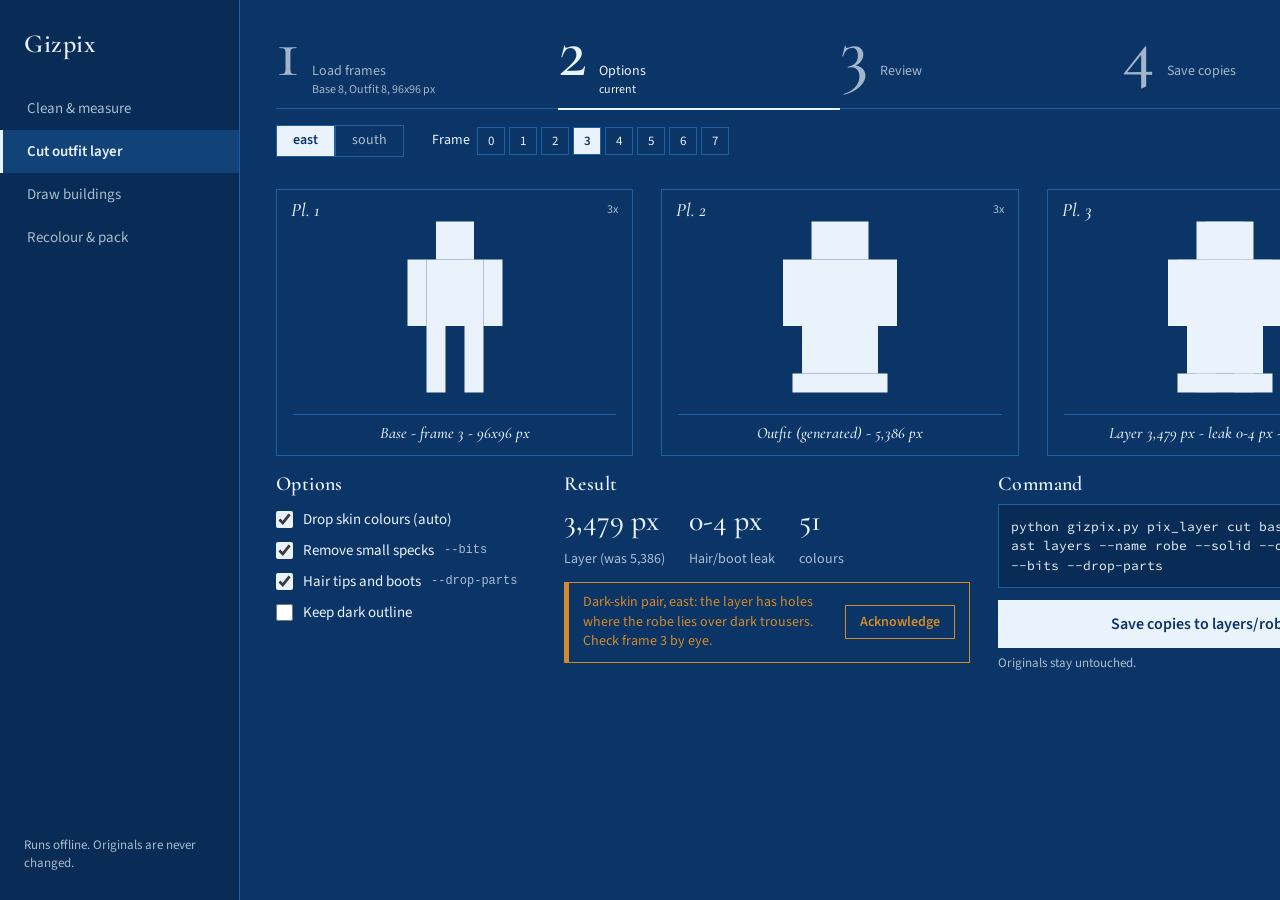
<file: ui/design_options/assigned.html>
<!doctype html>
<!-- SIGNATURE MOVE: every preview is a numbered cyanotype specimen plate (Pl. 1-3): white silhouette on the blue field, plate number and measured caption beneath; monumental step numerals 1-4 across the top (current full white, others dimmed); amber only for the unacknowledged warning. -->
<html lang="en"><head><meta charset="utf-8"><title>Gizpix - Cyanotype Plate</title>
<link href="https://fonts.googleapis.com/css2?family=Cormorant+Garamond:ital,wght@0,500;0,600;1,500&family=Source+Sans+3:wght@400;600&family=Source+Code+Pro&display=swap" rel="stylesheet">
<style>
:root{--g:#0a3566;--m:#1d5fa3;--w:#eaf2fb;--a:#d4892a;--dim:rgba(234,242,251,.72);--serif:'Cormorant Garamond',Georgia,serif;--sans:'Source Sans 3',system-ui,sans-serif}
*{box-sizing:border-box;margin:0}
body{width:1440px;height:900px;overflow:hidden;background:var(--g);color:var(--w);font:15px/1.4 var(--sans);display:grid;grid-template-columns:240px 1fr}
aside{background:#082c55;border-right:1px solid var(--m);padding:28px 0;display:flex;flex-direction:column}
.logo{font:600 26px var(--serif);padding:0 24px 28px;letter-spacing:.02em}
nav a{display:block;padding:11px 24px;color:var(--dim);border-left:3px solid transparent}
nav a.on{color:var(--w);background:rgba(29,95,163,.45);border-left-color:var(--w);font-weight:600}
aside p{margin-top:auto;padding:0 24px;font-size:13px;color:var(--dim)}
main{padding:20px 36px 0;display:flex;flex-direction:column;gap:16px}
.steps{display:grid;grid-template-columns:repeat(4,1fr);border-bottom:1px solid var(--m)}
.steps div{display:flex;align-items:baseline;gap:12px;padding:0 0 10px;color:rgba(234,242,251,.68)}
.steps b{font:500 72px/.9 var(--serif)}
.steps span{font-size:14px}.steps small{display:block;font-size:12px}
.steps .on{color:var(--w);box-shadow:0 2px 0 var(--w)}
.bar{display:flex;gap:28px;align-items:center;font-size:14px}
.tabs{display:flex}.tabs a{padding:5px 16px;border:1px solid var(--m);color:var(--dim)}
.tabs a.on{background:var(--w);color:var(--g);font-weight:600}
.scrub{display:flex;gap:4px;align-items:center}.scrub i{font-style:normal;width:28px;height:28px;display:grid;place-items:center;border:1px solid var(--m);font-size:13px}
.scrub i.on{background:var(--w);color:var(--g);font-weight:600}
.plates{display:grid;grid-template-columns:repeat(3,1fr);gap:28px}
.plate{border:1px solid var(--m);padding:12px 16px 12px;position:relative;text-align:center}
.plate .no{position:absolute;left:14px;top:8px;font:italic 500 19px var(--serif)}
.plate .t{position:absolute;right:14px;top:12px;font-size:12px;color:var(--dim)}
.plate svg{height:190px;width:auto;image-rendering:pixelated;color:var(--w);margin-top:10px}
.plate p{font:italic 500 16px var(--serif);border-top:1px solid var(--m);padding-top:8px;margin-top:6px}
.low{display:grid;grid-template-columns:260px 1fr 1fr;gap:28px;flex:1}
h3{font:600 20px var(--serif);margin-bottom:8px;letter-spacing:.02em}
label{display:flex;gap:10px;align-items:center;padding:5px 0}
input{width:17px;height:17px;accent-color:#eaf2fb}
label code{color:var(--dim);font-size:12px}
.num{font:500 30px/1.1 var(--serif)}.num small{font:14px var(--sans);color:var(--dim)}
.nums{display:flex;gap:24px;margin-bottom:12px}
.warn{border:1px solid var(--a);border-left-width:5px;color:var(--a);padding:10px 14px;display:flex;gap:14px;align-items:center;font-size:14px}
.warn button{flex:none;background:transparent;color:var(--a);border:1px solid var(--a);padding:6px 14px;font:600 14px var(--sans)}
pre{font:13px/1.5 'Source Code Pro',monospace;background:#082c55;border:1px solid var(--m);padding:12px;white-space:pre-wrap;word-break:break-all}
.cp{float:right;font-size:12px;border:1px solid var(--m);padding:2px 10px;color:var(--dim);margin-bottom:6px}
.go{background:var(--w);color:var(--g);border:0;padding:13px 22px;font:600 16px var(--sans);margin-top:12px;width:100%}
.note{font-size:13px;color:var(--dim);margin-top:6px}
</style></head><body>
<aside><div class="logo">Gizpix</div>
<nav><a>Clean &amp; measure</a><a class="on">Cut outfit layer</a><a>Draw buildings</a><a>Recolour &amp; pack</a></nav>
<p>Runs offline. Originals are never changed.</p></aside>
<main>
<section class="steps">
<div><b>1</b><span>Load frames<small>Base 8, Outfit 8, 96x96 px</small></span></div>
<div class="on"><b>2</b><span>Options<small>current</small></span></div>
<div><b>3</b><span>Review</span></div>
<div><b>4</b><span>Save copies</span></div></section>
<div class="bar"><div class="tabs"><a class="on">east</a><a>south</a></div>
<div class="scrub">Frame&nbsp;<i>0</i><i>1</i><i>2</i><i class="on">3</i><i>4</i><i>5</i><i>6</i><i>7</i></div></div>
<svg width="0" height="0"><defs>
<symbol id="b" viewBox="0 0 16 20" fill="currentColor"><rect x="6" y="1" width="4" height="4"/><rect x="5" y="5" width="6" height="7"/><rect x="3" y="5" width="2" height="7"/><rect x="11" y="5" width="2" height="7"/><rect x="5" y="12" width="2" height="7"/><rect x="9" y="12" width="2" height="7"/></symbol>
<symbol id="r" viewBox="0 0 16 20" fill="currentColor"><rect x="5" y="1" width="6" height="4"/><rect x="4" y="5" width="8" height="12"/><rect x="2" y="5" width="2" height="7"/><rect x="12" y="5" width="2" height="7"/><rect x="3" y="17" width="10" height="2"/></symbol></defs></svg>
<section class="plates">
<div class="plate"><span class="no">Pl. 1</span><span class="t">3x</span><svg viewBox="0 0 16 20"><use href="#b"/></svg><p>Base - frame 3 - 96x96 px</p></div>
<div class="plate"><span class="no">Pl. 2</span><span class="t">3x</span><svg viewBox="0 0 16 20"><use href="#r"/></svg><p>Outfit (generated) - 5,386 px</p></div>
<div class="plate"><span class="no">Pl. 3</span><span class="t">3x</span><svg viewBox="0 0 16 20"><use href="#b" opacity=".4"/><use href="#r"/></svg><p>Layer 3,479 px - leak 0-4 px - 51 colours</p></div>
</section>
<section class="low">
<div><h3>Options</h3>
<label><input type="checkbox" checked>Drop skin colours (auto)</label>
<label><input type="checkbox" checked>Remove small specks <code>--bits</code></label>
<label><input type="checkbox" checked>Hair tips and boots <code>--drop-parts</code></label>
<label><input type="checkbox">Keep dark outline</label></div>
<div><h3>Result</h3>
<div class="nums"><div class="num">3,479 px<br><small>Layer (was 5,386)</small></div><div class="num">0-4 px<br><small>Hair/boot leak</small></div><div class="num">51<br><small>colours</small></div></div>
<div class="warn"><span>Dark-skin pair, east: the layer has holes where the robe lies over dark trousers. Check frame 3 by eye.</span><button>Acknowledge</button></div></div>
<div><h3>Command <span class="cp">Copy</span></h3>
<pre>python gizpix.py pix_layer cut base/east robe/east layers --name robe --solid --drop-skin auto --bits --drop-parts</pre>
<button class="go">Save copies to layers/robe</button><p class="note">Originals stay untouched.</p></div>
</section></main></body></html>
</file>
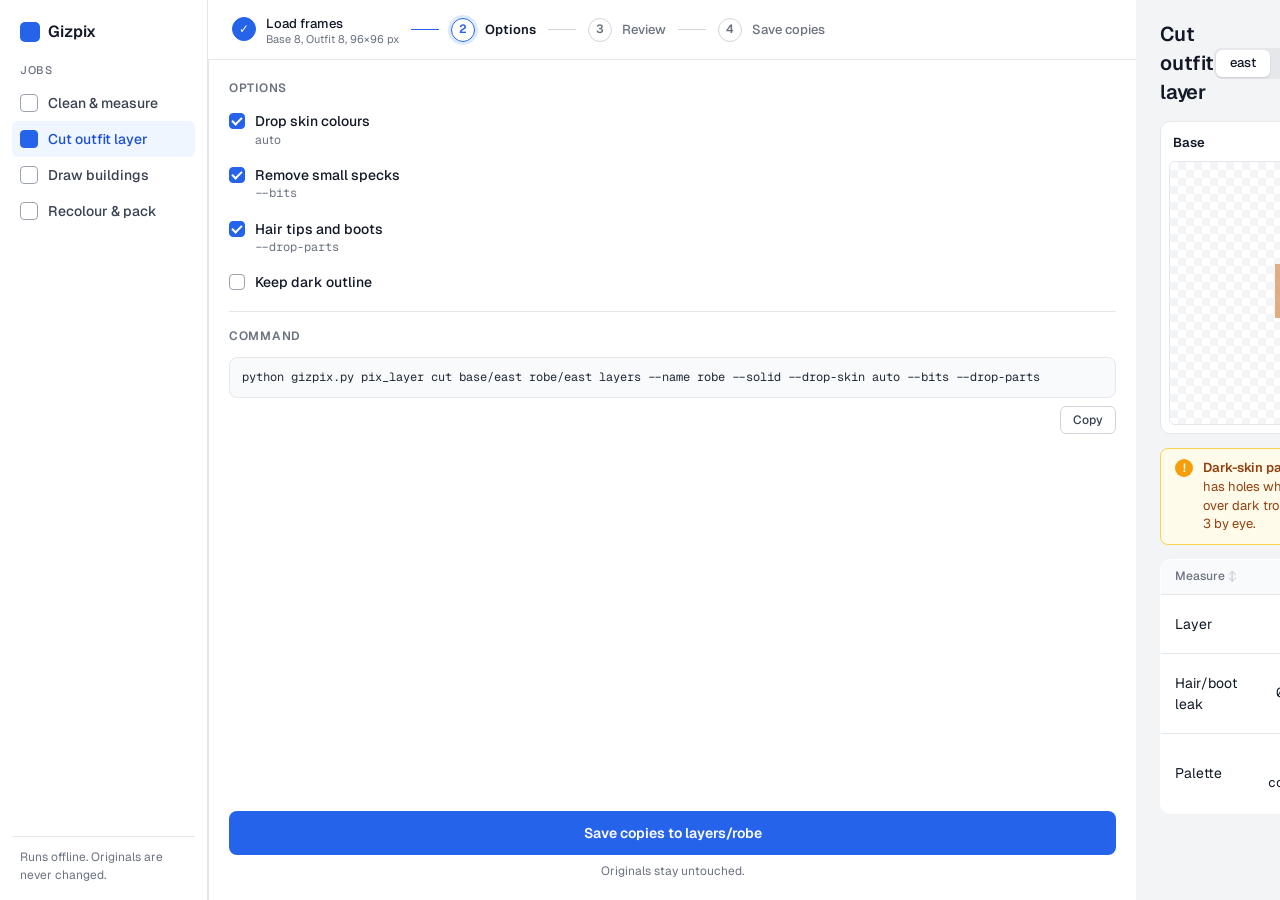
<file: ui/design_options/canon.html>
<!doctype html>
<html lang="en"><head><meta charset="utf-8"><title>Gizpix - Cut outfit layer</title>
<!-- Signature move: none. The category standard (Squoosh / Linear / Figma panels) played straight. -->
<link rel="preconnect" href="https://fonts.googleapis.com"><link href="https://fonts.googleapis.com/css2?family=Geist:wght@400;500;600&family=Geist+Mono:wght@400;500&display=swap" rel="stylesheet">
<style>
:root{--bg:#f3f4f6;--card:#fff;--line:#e5e7eb;--text:#111827;--mut:#6b7280;--blue:#2563eb;--blue-d:#1d4ed8;--tint:#eff6ff;--amb-bg:#fffbeb;--amb-line:#fcd34d;--amb-t:#92400e}
*{box-sizing:border-box;margin:0}
body{width:1440px;height:900px;overflow:hidden;display:grid;grid-template-columns:208px 1fr 304px;grid-template-rows:60px 1fr;font:14px/1.45 Geist,system-ui,sans-serif;color:var(--text);background:var(--bg)}
.mono{font-family:'Geist Mono',ui-monospace,monospace}
nav{grid-row:1/3;background:var(--card);border-right:1px solid var(--line);display:flex;flex-direction:column;padding:16px 12px}
.brand{font-weight:600;font-size:16px;padding:4px 8px 20px;display:flex;align-items:center;gap:8px}
.brand i{width:20px;height:20px;border-radius:5px;background:var(--blue)}
.lab{font-size:11px;font-weight:500;color:var(--mut);text-transform:uppercase;letter-spacing:.06em;padding:0 8px 6px}
nav a{display:flex;align-items:center;gap:10px;height:36px;padding:0 8px;border-radius:6px;color:#374151;font-weight:500;text-decoration:none}
nav a b{width:18px;height:18px;border-radius:4px;border:1.5px solid #9ca3af}
nav a.on{background:var(--tint);color:var(--blue-d)}nav a.on b{border-color:var(--blue);background:var(--blue)}
nav p{margin-top:auto;font-size:12px;color:var(--mut);padding:12px 8px 0;border-top:1px solid var(--line)}
header{background:var(--card);border-bottom:1px solid var(--line);display:flex;align-items:center;padding:0 24px;gap:8px}
.step{display:flex;align-items:center;gap:10px;color:var(--mut)}
.step .n{width:24px;height:24px;border-radius:50%;border:1.5px solid #d1d5db;display:grid;place-items:center;font-size:12px;font-weight:600}
.step small{display:block;font-size:11px;font-weight:400;color:var(--mut);line-height:1.2}
.step span{font-weight:500;font-size:13px;line-height:1.2}
.step.done .n{background:var(--blue);border-color:var(--blue);color:#fff}.step.done span{color:var(--text)}
.step.cur .n{border-color:var(--blue);color:var(--blue);box-shadow:0 0 0 3px #dbeafe}.step.cur span{color:var(--text);font-weight:600}
.bar{width:28px;height:1.5px;background:#d1d5db;margin:0 4px}.bar.done{background:var(--blue)}
main{padding:20px 24px;display:flex;flex-direction:column;gap:14px;min-width:0}
.top{display:flex;align-items:center;justify-content:space-between}
h1{font-size:20px;font-weight:600;letter-spacing:-.01em}
.ctl{display:flex;align-items:center;gap:20px}
.seg{display:flex;background:#e5e7eb;border-radius:8px;padding:2px}
.seg span{padding:4px 14px;border-radius:6px;font-weight:500;font-size:13px;color:#4b5563}
.seg .on{background:#fff;color:var(--text);box-shadow:0 1px 2px rgba(0,0,0,.12)}
.frames{display:flex;align-items:center;gap:6px;font-size:13px;color:var(--mut)}
.frames span.f{width:28px;height:28px;border-radius:6px;border:1px solid var(--line);background:#fff;display:grid;place-items:center;font-weight:500;color:#374151}
.frames .f.on{background:var(--blue);border-color:var(--blue);color:#fff}
.cards{display:grid;grid-template-columns:repeat(3,1fr);gap:16px}
.card{background:var(--card);border:1px solid var(--line);border-radius:10px;padding:8px}
.card h3{font-size:13px;font-weight:600;padding:4px 4px 8px;display:flex;justify-content:space-between}
.card h3 em{font-style:normal;font-weight:400;color:var(--mut);font-size:12px}
.pv{height:264px;border-radius:6px;border:1px solid var(--line);background:repeating-conic-gradient(#f3f4f6 0 25%,#fff 0 50%) 0 0/16px 16px;overflow:hidden}
.pv svg{display:block;width:264px;height:264px;margin:0 auto;image-rendering:pixelated;shape-rendering:crispEdges}
.warn{display:flex;gap:10px;background:var(--amb-bg);border:1px solid var(--amb-line);color:var(--amb-t);border-radius:8px;padding:10px 14px;font-size:13px}
.warn b{font-weight:600}
.warn i{flex:none;width:18px;height:18px;border-radius:50%;background:#f59e0b;color:#fff;font:600 12px/18px Geist;text-align:center}
table{width:100%;border-collapse:collapse;background:var(--card);border:1px solid var(--line);border-radius:10px;overflow:hidden}
th{text-align:left;font-size:12px;font-weight:500;color:var(--mut);padding:8px 14px;background:#f9fafb;border-bottom:1px solid var(--line)}
th:after{content:" \2195";color:#d1d5db}
td{padding:9px 14px;border-bottom:1px solid var(--line)}tr:last-child td{border:0}
td.r,th.r{text-align:right}td.mono{font-size:13px}.mut{color:var(--mut)}
aside{background:var(--card);border-left:1px solid var(--line);grid-row:2;padding:20px;display:flex;flex-direction:column;gap:12px}
aside h2{font-size:12px;font-weight:600;color:var(--mut);text-transform:uppercase;letter-spacing:.06em}
.opt{display:flex;gap:10px;align-items:flex-start;padding:2px 0}
.cb{flex:none;width:16px;height:16px;margin-top:2px;border:1.5px solid #9ca3af;border-radius:4px;background:#fff}
.cb.on{background:var(--blue);border-color:var(--blue);position:relative}
.cb.on:after{content:"";position:absolute;left:4px;top:1px;width:4px;height:8px;border:solid #fff;border-width:0 2px 2px 0;transform:rotate(45deg)}
.opt span{font-weight:500}.opt small{display:block;font-size:12px;color:var(--mut);font-weight:400}
hr{border:0;border-top:1px solid var(--line);margin:4px 0}
.cmd{position:relative;background:#f9fafb;border:1px solid var(--line);border-radius:8px;padding:10px 12px;font-size:12px;line-height:1.6;color:#1f2937;word-break:break-all}
.cp{align-self:flex-end;margin-top:-4px;height:28px;padding:0 12px;border:1px solid #d1d5db;background:#fff;border-radius:6px;font:500 12px Geist;color:#374151}
.save{margin-top:auto;height:44px;border:0;border-radius:8px;background:var(--blue);color:#fff;font:600 14px Geist}
.note{text-align:center;font-size:12px;color:var(--mut);margin-top:-4px}
</style></head><body>
<nav><div class="brand"><i></i>Gizpix</div><div class="lab">Jobs</div>
<a href="#"><b></b>Clean &amp; measure</a><a class="on" href="#"><b></b>Cut outfit layer</a><a href="#"><b></b>Draw buildings</a><a href="#"><b></b>Recolour &amp; pack</a>
<p>Runs offline. Originals are never changed.</p></nav>

<header>
<div class="step done"><div class="n">&#10003;</div><div><span>Load frames</span><small>Base 8, Outfit 8, 96&times;96 px</small></div></div><div class="bar done"></div>
<div class="step cur"><div class="n">2</div><div><span>Options</span></div></div><div class="bar"></div>
<div class="step"><div class="n">3</div><div><span>Review</span></div></div><div class="bar"></div>
<div class="step"><div class="n">4</div><div><span>Save copies</span></div></div>
</header>

<main>
<div class="top"><h1>Cut outfit layer</h1>
<div class="ctl"><div class="seg"><span class="on">east</span><span>south</span></div>
<div class="frames">Frame <span class="f">0</span><span class="f">1</span><span class="f">2</span><span class="f on">3</span><span class="f">4</span><span class="f">5</span><span class="f">6</span><span class="f">7</span></div></div></div>

<svg width="0" height="0" style="position:absolute"><defs>
<g id="body"><rect x="38" y="20" width="12" height="5" fill="#4b3621"/><rect x="39" y="25" width="10" height="9" fill="#e0ac82"/><rect x="35" y="34" width="18" height="18" fill="#e0ac82"/><rect x="38" y="52" width="5" height="17" fill="#374151"/><rect x="45" y="52" width="5" height="17" fill="#374151"/><rect x="37" y="69" width="7" height="5" fill="#1f2937"/><rect x="44" y="69" width="7" height="5" fill="#1f2937"/></g>
<g id="robe"><rect x="33" y="34" width="22" height="30" fill="#0f766e"/><rect x="33" y="46" width="22" height="3" fill="#134e4a"/><rect x="29" y="36" width="5" height="16" fill="#0f766e"/><rect x="54" y="36" width="5" height="16" fill="#0f766e"/></g>
</defs></svg>

<div class="cards">
<div class="card"><h3>Base <em>3x &middot; frame 3</em></h3><div class="pv"><svg viewBox="0 0 88 88"><use href="#body"/></svg></div></div>
<div class="card"><h3>Outfit (generated) <em>3x &middot; frame 3</em></h3><div class="pv"><svg viewBox="0 0 88 88"><use href="#robe"/></svg></div></div>
<div class="card"><h3>Layer worn on base <em>3x &middot; frame 3</em></h3><div class="pv"><svg viewBox="0 0 88 88"><use href="#body"/><use href="#robe"/></svg></div></div>
</div>

<div class="warn"><i>!</i><div><b>Dark-skin pair, east:</b> the layer has holes where the robe lies over dark trousers. Check frame 3 by eye.</div></div>

<table><thead><tr><th>Measure</th><th class="r">Value</th><th>Detail</th></tr></thead><tbody>
<tr><td>Layer</td><td class="r mono">3,479 px</td><td class="mut">was 5,386</td></tr>
<tr><td>Hair/boot leak</td><td class="r mono">0-4 px</td><td class="mut">across 8 frames</td></tr>
<tr><td>Palette</td><td class="r mono">51 colours</td><td class="mut">layer, frame 3</td></tr>
</tbody></table>
</main>

<aside>
<h2>Options</h2>
<label class="opt"><i class="cb on"></i><div><span>Drop skin colours</span><small>auto</small></div></label>
<label class="opt"><i class="cb on"></i><div><span>Remove small specks</span><small class="mono">--bits</small></div></label>
<label class="opt"><i class="cb on"></i><div><span>Hair tips and boots</span><small class="mono">--drop-parts</small></div></label>
<label class="opt"><i class="cb"></i><div><span>Keep dark outline</span></div></label>
<hr><h2>Command</h2>
<div class="cmd mono">python gizpix.py pix_layer cut base/east robe/east layers --name robe --solid --drop-skin auto --bits --drop-parts</div>
<button class="cp">Copy</button>
<button class="save">Save copies to layers/robe</button>
<div class="note">Originals stay untouched.</div>
</aside>
</body></html>
</file>
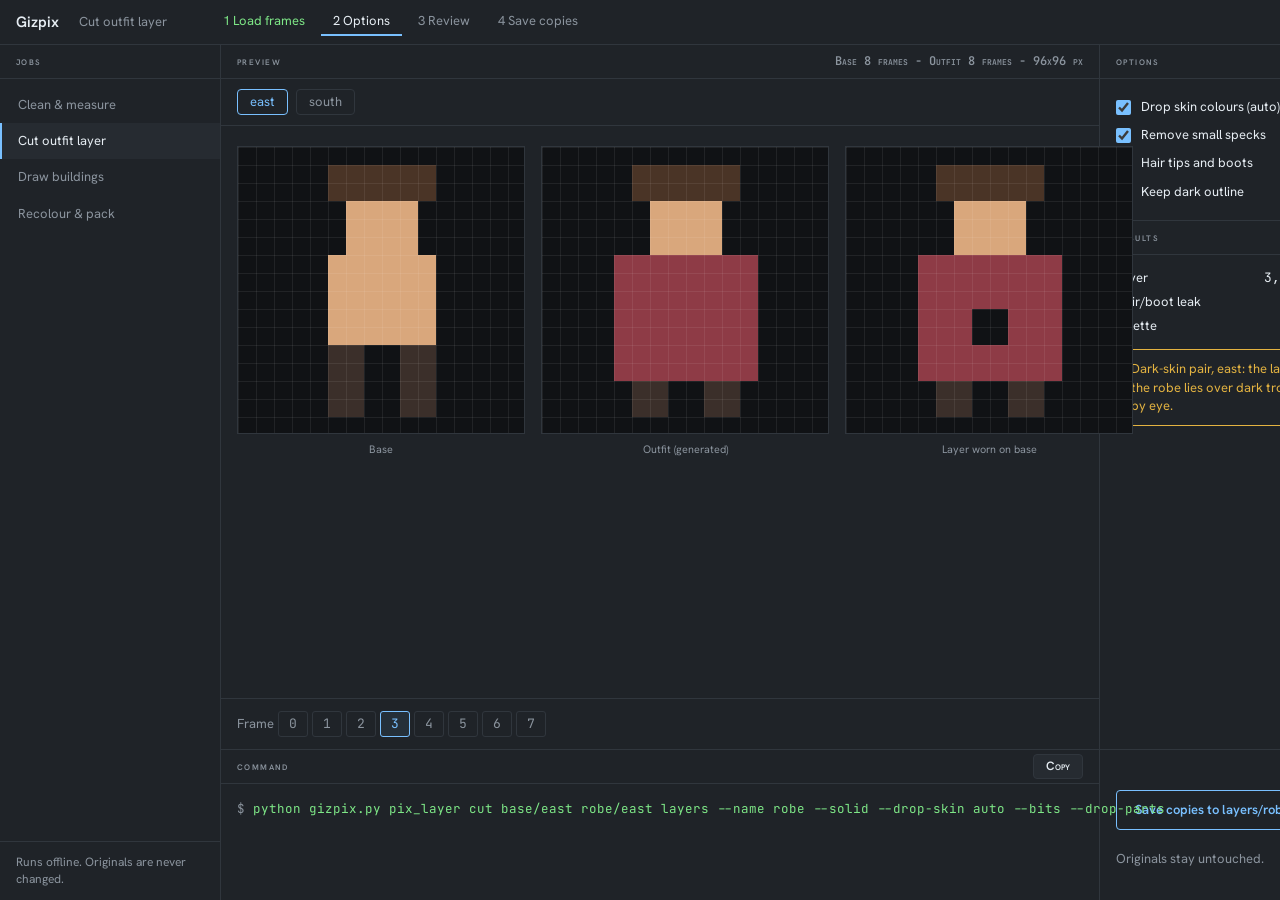
<file: ui/design_options/challenger-console.html>
<!doctype html>
<html lang="en"><head><meta charset="utf-8"><title>Gizpix - Console</title>
<!-- SIGNATURE MOVE: the commit button "Save copies to layers/robe" sits alone in its own panel footer, ringed by deliberate empty space, outline-only until focused, with "Originals stay untouched." beside it. Previews also carry a 1px pixel-grid overlay. -->
<link rel="preconnect" href="https://fonts.googleapis.com">
<link href="https://fonts.googleapis.com/css2?family=Hanken+Grotesk:wght@400;500;600&family=JetBrains+Mono:wght@400;500&display=swap" rel="stylesheet">
<style>
:root{--bg:#15171a;--p:#1f2328;--p2:#262b31;--line:#30363d;--tx:#e6edf3;--mu:#8b949e;--sel:#79c0ff;--ok:#7ee787;--err:#ff7b72;--warn:#e3b341}
*{box-sizing:border-box;margin:0}
html,body{width:1440px;height:900px;overflow:hidden;background:var(--bg);color:var(--tx);font:13px/1.4 'Hanken Grotesk',sans-serif}
.num,code,.mono{font-family:'JetBrains Mono',monospace;font-variant-numeric:tabular-nums}
.app{display:grid;grid-template-columns:220px 1fr 340px;grid-template-rows:44px 1fr 150px;height:900px;gap:1px;background:var(--line)}
.panel{background:var(--p);min-width:0;min-height:0;display:flex;flex-direction:column}
h2{font-size:12px;font-weight:600;font-variant:small-caps;letter-spacing:.12em;text-transform:lowercase;color:var(--mu);padding:0 16px;height:34px;display:flex;align-items:center;justify-content:space-between;border-bottom:1px solid var(--line);flex:none}
.top{grid-column:1/4;background:var(--p);display:flex;align-items:center;gap:20px;padding:0 16px}
.top b{font-size:15px;font-weight:600}
.steps{display:flex;gap:4px;margin-left:24px}
.steps span{padding:4px 12px;color:var(--mu);border-bottom:2px solid transparent}
.steps .d{color:var(--ok)} .steps .c{color:var(--tx);border-color:var(--sel)}
.rail{grid-row:2/4}
.rail ul{list-style:none;padding:8px 0;flex:1}
.rail li{padding:9px 16px;color:var(--mu);border-left:2px solid transparent}
.rail li.a{color:var(--tx);background:var(--p2);border-color:var(--sel)}
.rail .f{padding:12px 16px;color:var(--mu);font-size:12px;border-top:1px solid var(--line)}
.work{display:flex;flex-direction:column}
.tabs{display:flex;gap:8px;padding:10px 16px;align-items:center;border-bottom:1px solid var(--line)}
.tab{padding:3px 12px;border:1px solid var(--line);border-radius:4px;color:var(--mu)}
.tab.s{border-color:var(--sel);color:var(--sel)}
.prev{display:flex;gap:16px;padding:20px 16px;flex:1}
.pv{flex:1;display:flex;flex-direction:column;gap:8px;align-items:center}
.pv small{color:var(--mu)}
.box{width:288px;height:288px;position:relative;background:#101215;border:1px solid var(--line)}
.box svg{width:288px;height:288px;image-rendering:pixelated;display:block;shape-rendering:crispEdges}
.box:after{content:"";position:absolute;inset:0;background-image:linear-gradient(to right,rgba(255,255,255,.07) 1px,transparent 1px),linear-gradient(to bottom,rgba(255,255,255,.07) 1px,transparent 1px);background-size:18px 18px}
.scrub{display:flex;gap:4px;padding:12px 16px;border-top:1px solid var(--line);align-items:center;color:var(--mu)}
.scrub i{font-style:normal;width:30px;height:26px;display:grid;place-items:center;border:1px solid var(--line);border-radius:3px;font-family:'JetBrains Mono',monospace}
.scrub i.s{border-color:var(--sel);color:var(--sel);background:#79c0ff14}
.side{overflow:hidden;grid-row:2/4;grid-column:3}
.sec{padding:14px 16px;border-bottom:1px solid var(--line)}
label{display:flex;gap:10px;align-items:center;padding:5px 0}
input[type=checkbox]{accent-color:var(--sel);width:15px;height:15px}
label code{color:var(--mu);font-size:12px;margin-left:auto}
.res{display:grid;grid-template-columns:1fr auto;gap:6px 8px;padding:14px 16px}
.res .num{text-align:right}.res .ok{color:var(--ok)}
.warn{margin:0 16px;padding:10px 12px;border:1px solid var(--warn);border-left-width:3px;border-radius:3px;color:var(--warn)}
.cmd{grid-column:2}
.cmd pre{margin:0;padding:14px 16px;font:12px/1.6 'JetBrains Mono',monospace;color:var(--ok);white-space:pre-wrap;word-break:break-all;flex:1}
button{font:inherit;color:var(--tx);background:var(--p2);border:1px solid var(--line);border-radius:4px;padding:3px 12px}
.commit{grid-column:3;justify-content:flex-end}
.foot{margin-top:auto;padding:40px 16px 32px;display:flex;align-items:center;gap:20px;border-top:1px solid var(--line);flex-wrap:wrap}
.foot button{background:transparent;border:1px solid var(--sel);color:var(--sel);padding:10px 18px;font-weight:600}
.foot button:focus,.foot button:hover{background:var(--sel);color:#0d1117}
.foot span{color:var(--mu)}
</style></head><body><div class="app">
<div class="top"><b>Gizpix</b><span style="color:var(--mu)">Cut outfit layer</span>
<div class="steps"><span class="d">1 Load frames</span><span class="c">2 Options</span><span>3 Review</span><span>4 Save copies</span></div></div>

<nav class="panel rail"><h2>Jobs</h2><ul><li>Clean &amp; measure</li><li class="a">Cut outfit layer</li><li>Draw buildings</li><li>Recolour &amp; pack</li></ul>
<div class="f">Runs offline. Originals are never changed.</div></nav>

<section class="panel work"><h2>Preview <span class="mono" style="text-transform:none;letter-spacing:0">Base 8 frames - Outfit 8 frames - 96x96 px</span></h2>
<div class="tabs"><span class="tab s">east</span><span class="tab">south</span></div>
<div class="prev">
<div class="pv"><div class="box"><svg viewBox="0 0 16 16"><rect x="6" y="2" width="4" height="4" fill="#d9a77c"/><rect x="5" y="1" width="6" height="2" fill="#4a3426"/><rect x="5" y="6" width="6" height="5" fill="#d9a77c"/><rect x="5" y="11" width="2" height="4" fill="#3b2f2a"/><rect x="9" y="11" width="2" height="4" fill="#3b2f2a"/></svg></div><small>Base</small></div>
<div class="pv"><div class="box"><svg viewBox="0 0 16 16"><rect x="6" y="2" width="4" height="4" fill="#d9a77c"/><rect x="5" y="1" width="6" height="2" fill="#4a3426"/><rect x="4" y="6" width="8" height="7" fill="#8e3b46"/><rect x="5" y="13" width="2" height="2" fill="#3b2f2a"/><rect x="9" y="13" width="2" height="2" fill="#3b2f2a"/></svg></div><small>Outfit (generated)</small></div>
<div class="pv"><div class="box"><svg viewBox="0 0 16 16"><rect x="6" y="2" width="4" height="4" fill="#d9a77c"/><rect x="5" y="1" width="6" height="2" fill="#4a3426"/><rect x="4" y="6" width="8" height="7" fill="#8e3b46"/><rect x="7" y="9" width="2" height="2" fill="#101215"/><rect x="5" y="13" width="2" height="2" fill="#3b2f2a"/><rect x="9" y="13" width="2" height="2" fill="#3b2f2a"/></svg></div><small>Layer worn on base</small></div>
</div>
<div class="scrub"><span>Frame</span><i>0</i><i>1</i><i>2</i><i class="s">3</i><i>4</i><i>5</i><i>6</i><i>7</i></div></section>

<aside class="panel side"><h2>Options</h2>
<div class="sec"><label><input type="checkbox" checked>Drop skin colours (auto)</label><label><input type="checkbox" checked>Remove small specks <code>--bits</code></label><label><input type="checkbox" checked>Hair tips and boots <code>--drop-parts</code></label><label><input type="checkbox">Keep dark outline</label></div>
<h2>Results</h2>
<div class="res"><span>Layer</span><span class="num">3,479 px <span style="color:var(--mu)">(was 5,386)</span></span><span>Hair/boot leak</span><span class="num ok">0-4 px</span><span>Palette</span><span class="num">51 colours</span></div>
<div class="warn">Dark-skin pair, east: the layer has holes where the robe lies over dark trousers. Check frame 3 by eye.</div>
<div class="foot"><button>Save copies to layers/robe</button><span>Originals stay untouched.</span></div></aside>

<section class="panel" style="grid-column:2"><h2>Command <button>Copy</button></h2>
<pre class="mono" style="margin:0;padding:14px 16px;font-size:12.5px;line-height:1.7;color:var(--ok)"><span style="color:var(--mu)">$ </span>python gizpix.py pix_layer cut base/east robe/east layers --name robe --solid --drop-skin auto --bits --drop-parts</pre></section>
</div></body></html>
</file>
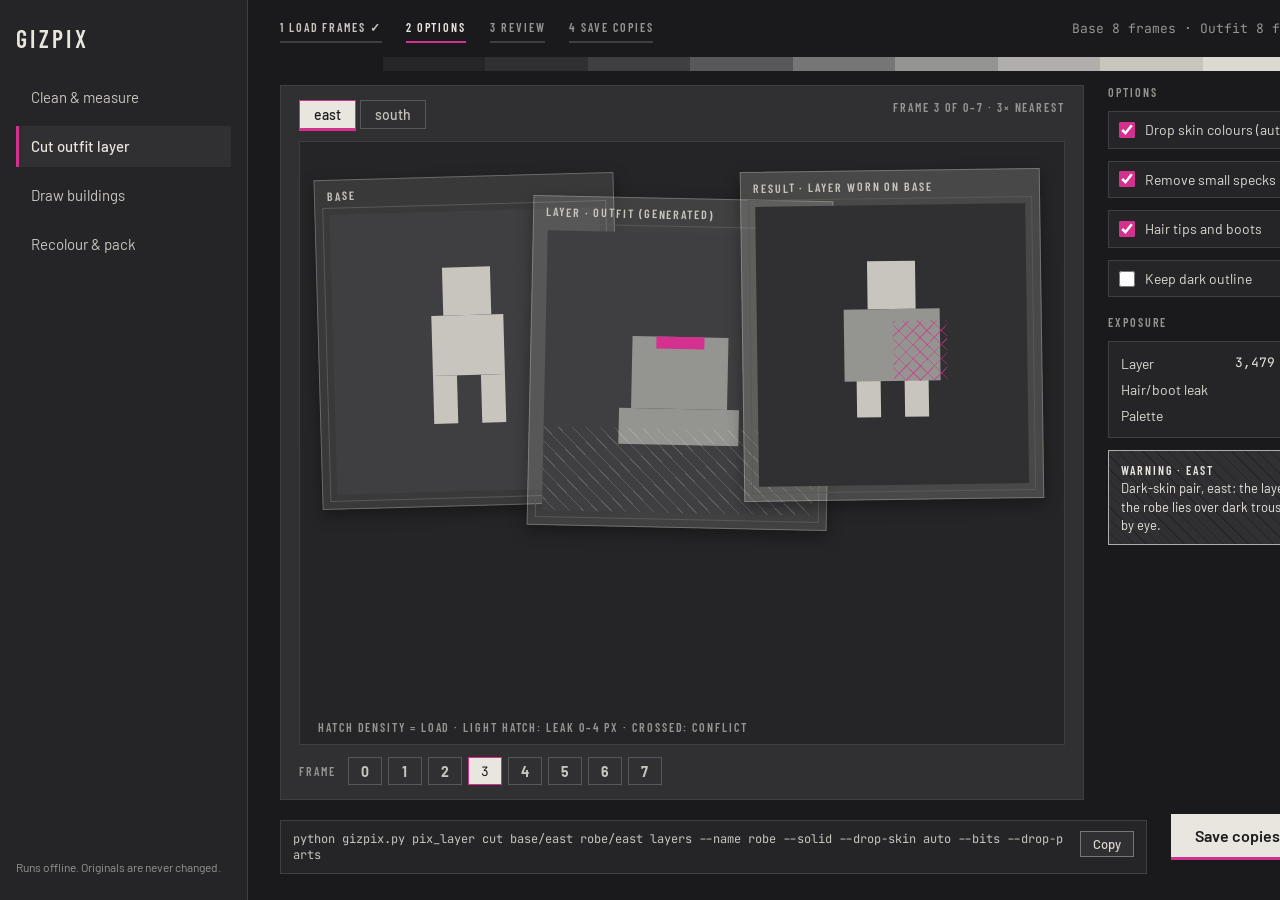
<file: ui/design_options/challenger-exposure.html>
<!doctype html>
<html lang="en"><head><meta charset="utf-8"><title>Gizpix - Exposure Record</title>
<!-- SIGNATURE MOVE: previews sit under stacked translucent tracing-paper sheets (Base, Layer, Result) at slight angles, an eleven-step zone wedge heads the work area, and regions with leaks/warnings carry diagonal hatch whose density = load; two hatches crossing at 90deg = the dark-skin east conflict. Controls stay standard and unobscured. -->
<link href="https://fonts.googleapis.com/css2?family=Barlow+Condensed:wght@500;600&family=JetBrains+Mono:wght@400;500&family=Barlow:wght@400;500&display=swap" rel="stylesheet">
<style>
:root{--z0:#1a1a1c;--z1:#252527;--z2:#303032;--z3:#3f3f41;--z4:#58585a;--z5:#767676;--z6:#949491;--z7:#b0aeaa;--z8:#c8c5bf;--z9:#dcd9d2;--z10:#e9e6df;--mg:#d4308f}
*{box-sizing:border-box;margin:0}
body{width:1440px;height:900px;overflow:hidden;background:var(--z0);color:var(--z9);font:400 14px/1.4 Barlow,sans-serif;display:grid;grid-template-columns:248px 1fr;grid-template-rows:900px}
.cap{font:600 12px 'Barlow Condensed';letter-spacing:.16em;text-transform:uppercase;color:var(--z6)}
.m{font:400 13px 'JetBrains Mono',monospace;font-variant-numeric:tabular-nums}
aside{background:var(--z1);border-right:1px solid var(--z3);padding:24px 16px;display:flex;flex-direction:column;gap:8px}
aside h1{font:600 24px 'Barlow Condensed';letter-spacing:.14em;color:var(--z10);margin-bottom:16px}
aside a{display:block;padding:10px 12px;border-left:3px solid transparent;color:var(--z8);font-size:15px}
aside a.on{border-color:var(--mg);background:var(--z2);color:var(--z10);font-weight:500}
aside .foot{margin-top:auto;color:var(--z6);font-size:12px}
main{padding:20px 32px;display:grid;grid-template-rows:auto auto 1fr auto;gap:14px;min-width:0}
.steps{display:flex;gap:24px}.steps span{padding-bottom:6px;border-bottom:2px solid var(--z3);color:var(--z6)}
.steps .d{color:var(--z8)}.steps .c{border-color:var(--mg);color:var(--z10)}
.wedge{display:flex;height:14px}.wedge i{flex:1}
.area{display:grid;grid-template-columns:1fr 300px;gap:24px;min-height:0}
.stage{background:var(--z2);border:1px solid var(--z3);padding:14px 18px;display:flex;flex-direction:column;gap:12px}
.tabs{display:flex;gap:4px}.tabs b{font:500 14px Barlow;padding:5px 14px;border:1px solid var(--z4);color:var(--z8)}
.tabs b.on{background:var(--z10);color:var(--z0);border-color:var(--mg);box-shadow:0 2px 0 var(--mg)}
.sheets{flex:1;position:relative;background:var(--z1);border:1px solid var(--z3);overflow:hidden}
.sheet{position:absolute;top:34px;width:300px;height:330px;background:rgba(233,230,223,.1);border:1px solid rgba(233,230,223,.28);box-shadow:0 6px 16px rgba(0,0,0,.35);padding:10px}
.sheet .cap{color:var(--z8);position:absolute;top:8px;left:12px}
.sheet .mask{position:absolute;inset:34px 14px 14px;background:var(--z3);display:grid;place-items:center;outline:1px solid var(--z4);outline-offset:6px}
.mask.r{background:var(--z2)}
.hatch{position:absolute;pointer-events:none}
.h1{background:repeating-linear-gradient(45deg,transparent 0 9px,rgba(233,230,223,.35) 9px 10px)}
.h2{background:repeating-linear-gradient(-45deg,transparent 0 9px,rgba(212,48,143,.55) 9px 10px)}
.h1b{background:repeating-linear-gradient(45deg,transparent 0 9px,rgba(212,48,143,.55) 9px 10px)}
.sheet svg{width:192px;height:192px;image-rendering:pixelated}
.scrub{display:flex;gap:6px;align-items:center}.scrub b{width:34px;height:28px;display:grid;place-items:center;border:1px solid var(--z4);color:var(--z8)}
.scrub b.on{background:var(--z10);color:var(--z0);border-color:var(--mg)}
.panel{display:flex;flex-direction:column;gap:12px}
.panel label{display:flex;gap:10px;align-items:center;padding:8px 10px;background:var(--z1);border:1px solid var(--z3)}
.panel input{width:16px;height:16px;accent-color:var(--mg)}
.panel code{margin-left:auto;color:var(--z6);font:12px 'JetBrains Mono'}
.res{display:grid;grid-template-columns:1fr auto;gap:6px 12px;padding:12px;background:var(--z1);border:1px solid var(--z3)}
.res .m{color:var(--z10);text-align:right}
.warn{padding:10px 12px;border:1px solid var(--z7);background:repeating-linear-gradient(45deg,var(--z2) 0 8px,var(--z1) 8px 9px);color:var(--z10);font-size:13px}
.warn .cap{color:var(--z10)}
.bar{display:grid;grid-template-columns:1fr auto;gap:24px;align-items:center}
.cmd{background:var(--z1);border:1px solid var(--z3);padding:10px 12px;display:flex;gap:12px;align-items:flex-start}
.cmd .m{flex:1;color:var(--z8);font-size:12px;word-break:break-all}
.btn2{font:500 13px Barlow;padding:4px 12px;border:1px solid var(--z5);color:var(--z9);background:var(--z2)}
.save{text-align:right}.save button{font:600 16px Barlow;padding:12px 24px;background:var(--z10);color:var(--z0);border:0;border-bottom:3px solid var(--mg);display:block;margin-left:auto}
.save small{color:var(--z6);font-size:12px}
</style></head><body>
<aside><h1>GIZPIX</h1>
<a>Clean &amp; measure</a><a class="on">Cut outfit layer</a><a>Draw buildings</a><a>Recolour &amp; pack</a>
<div class="foot">Runs offline. Originals are never changed.</div></aside>
<main>
<div class="steps cap"><span class="d">1 Load frames &#10003;</span><span class="c">2 Options</span><span>3 Review</span><span>4 Save copies</span><span class="m" style="margin-left:auto;border:0;text-transform:none;letter-spacing:0;color:var(--z6)">Base 8 frames &middot; Outfit 8 frames &middot; 96&times;96 px</span></div>
<div class="wedge"><i style="background:#1a1a1c"></i><i style="background:#252527"></i><i style="background:#303032"></i><i style="background:#3f3f41"></i><i style="background:#58585a"></i><i style="background:#767676"></i><i style="background:#949491"></i><i style="background:#b0aeaa"></i><i style="background:#c8c5bf"></i><i style="background:#dcd9d2"></i><i style="background:#e9e6df"></i></div>
<div class="area">
<section class="stage">
<div style="display:flex;justify-content:space-between"><div class="tabs"><b class="on">east</b><b>south</b></div><span class="cap">Frame 3 of 0&ndash;7 &middot; 3&times; nearest</span></div>
<div class="sheets">
<div class="sheet" style="left:18px;transform:rotate(-1.6deg)"><span class="cap">Base</span><div class="mask"><svg viewBox="0 0 16 16"><g fill="#c8c5bf"><rect x="6" y="1" width="4" height="4"/><rect x="5" y="5" width="6" height="5"/><rect x="5" y="10" width="2" height="4"/><rect x="9" y="10" width="2" height="4"/></g></svg></div></div>
<div class="sheet" style="left:230px;top:56px;transform:rotate(1.2deg);background:rgba(233,230,223,.14)"><span class="cap">Layer &middot; Outfit (generated)</span><div class="mask"><svg viewBox="0 0 16 16"><g fill="#949491"><rect x="4" y="5" width="8" height="6"/><rect x="3" y="11" width="10" height="3"/></g><rect x="6" y="5" width="4" height="1" fill="#d4308f"/></svg></div><div class="hatch h1" style="inset:34px 14px 14px;opacity:.5;clip-path:polygon(0 70%,100% 70%,100% 100%,0 100%)"></div></div>
<div class="sheet" style="left:442px;top:28px;transform:rotate(-.8deg);background:rgba(233,230,223,.18)"><span class="cap">Result &middot; Layer worn on base</span><div class="mask r"><svg viewBox="0 0 16 16"><g fill="#c8c5bf"><rect x="6" y="1" width="4" height="4"/><rect x="5" y="10" width="2" height="4"/><rect x="9" y="10" width="2" height="4"/></g><g fill="#949491"><rect x="4" y="5" width="8" height="6"/></g></svg></div>
<div class="hatch h1b" style="left:150px;top:150px;width:54px;height:60px"></div><div class="hatch h2" style="left:150px;top:150px;width:54px;height:60px"></div></div>
<span class="cap" style="position:absolute;left:18px;bottom:10px;color:var(--z6)">Hatch density = load &middot; light hatch: leak 0&ndash;4 px &middot; crossed: conflict</span>
</div>
<div class="scrub"><span class="cap" style="margin-right:6px">Frame</span><b>0</b><b>1</b><b>2</b><b class="on m">3</b><b>4</b><b>5</b><b>6</b><b>7</b></div>
</section>
<section class="panel">
<span class="cap">Options</span>
<label><input type="checkbox" checked>Drop skin colours (auto)</label>
<label><input type="checkbox" checked>Remove small specks<code>--bits</code></label>
<label><input type="checkbox" checked>Hair tips and boots<code>--drop-parts</code></label>
<label><input type="checkbox">Keep dark outline</label>
<span class="cap" style="margin-top:6px">Exposure</span>
<div class="res"><span>Layer</span><span class="m">3,479 px (was 5,386)</span><span>Hair/boot leak</span><span class="m">0&ndash;4 px</span><span>Palette</span><span class="m">51 colours</span></div>
<div class="warn"><span class="cap">Warning &middot; east</span><br>Dark-skin pair, east: the layer has holes where the robe lies over dark trousers. Check frame 3 by eye.</div>
</section></div>
<div class="bar"><div class="cmd"><span class="m">python gizpix.py pix_layer cut base/east robe/east layers --name robe --solid --drop-skin auto --bits --drop-parts</span><span class="btn2">Copy</span></div>
<div class="save"><button>Save copies to layers/robe</button><small>Originals stay untouched.</small></div></div>
</main></body></html>
</file>
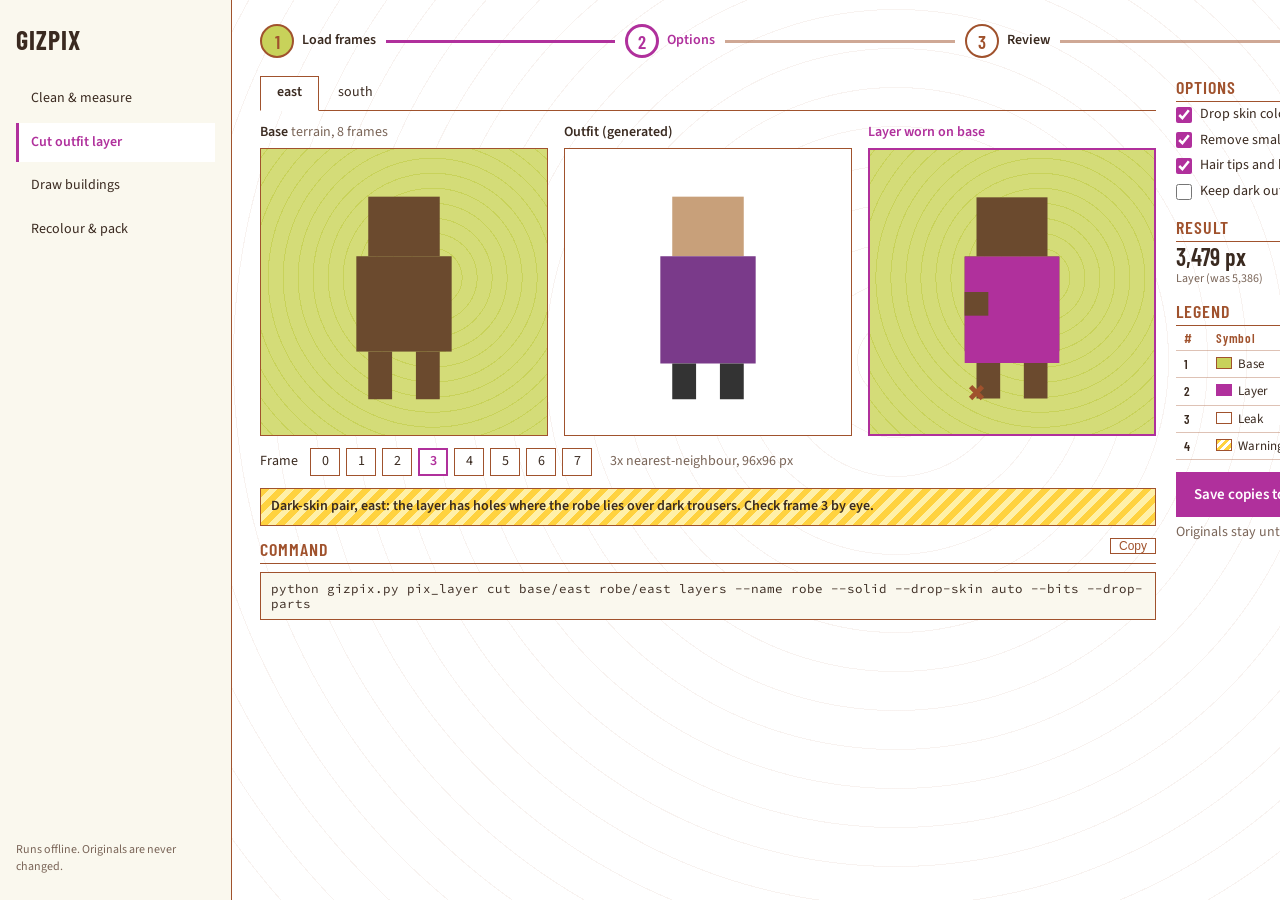
<file: ui/design_options/challenger-orienteering.html>
<!doctype html>
<html lang="en"><head><meta charset="utf-8"><title>Gizpix - Orienteering</title>
<!-- SIGNATURE MOVE: the Base is the fixed terrain (contour ground, olive tint) beneath; the outfit Layer is the purple course drawn over it with numbered control circles 1-4 linking the steps (Load, Options, Review, Save). A ranked legend table maps Base=terrain, Layer=purple course, Leak=brown cross, Warning=hatched yellow. Purple is used ONLY for the active step / layer. -->
<link href="https://fonts.googleapis.com/css2?family=Barlow+Condensed:wght@500;600;700&family=Source+Sans+3:wght@400;600&family=Source+Code+Pro:wght@400&display=swap" rel="stylesheet">
<style>
:root{--g:#fff;--ol:#c8d25a;--ye:#ffd23f;--br:#a0522d;--bl:#2e86de;--pu:#b0309c;--ink:#3a2a20;--mut:#7a6558}
*{box-sizing:border-box;margin:0}
body{width:1440px;height:900px;overflow:hidden;background:var(--g);color:var(--ink);font:14px/1.4 'Source Sans 3',sans-serif;display:grid;grid-template-columns:232px 1fr;
background-image:repeating-radial-gradient(circle at 70% 40%,transparent 0 38px,rgba(160,82,45,.07) 38px 39px)}
.num{font-family:'Barlow Condensed',sans-serif;font-weight:600}
nav{background:#faf8ee;border-right:1px solid var(--br);padding:24px 16px;display:flex;flex-direction:column}
nav h1{font:700 26px 'Barlow Condensed';letter-spacing:.04em;margin-bottom:24px}
nav a{display:block;padding:10px 12px;border-left:3px solid transparent;margin-bottom:4px;color:var(--ink)}
nav a.on{border-color:var(--pu);color:var(--pu);font-weight:600;background:#fff}
nav p{margin-top:auto;font-size:12px;color:var(--mut)}
main{padding:20px 28px;display:flex;flex-direction:column;gap:14px;min-width:0}
.course{display:flex;align-items:center;padding:4px 0}
.ctl{display:flex;align-items:center;gap:8px;font-weight:600}
.c{width:34px;height:34px;border-radius:50%;border:2.5px solid var(--br);display:grid;place-items:center;font:600 19px 'Barlow Condensed';background:#fff;color:var(--br)}
.done .c{background:var(--ol);border-color:var(--br)}
.cur .c{border-color:var(--pu);color:var(--pu);border-width:3.5px}.cur{color:var(--pu)}
.leg{flex:1;height:0;border-top:3px solid var(--br);margin:0 10px;opacity:.5}.leg.p{border-color:var(--pu);opacity:1}
.row{display:flex;gap:20px;align-items:flex-start}
.tabs{display:flex;gap:2px;border-bottom:1px solid var(--br)}
.tabs span{padding:6px 16px;border:1px solid transparent}.tabs .on{border:1px solid var(--br);border-bottom:1px solid #fff;margin-bottom:-1px;font-weight:600;background:#fff}
.prev{display:flex;gap:16px}
.pv figcaption{font-weight:600;margin-bottom:6px}
.map{width:288px;height:288px;position:relative;border:1px solid var(--br);background:var(--ol)}
.map.b{background:repeating-radial-gradient(circle at 60% 45%,#d4dc78 0 14px,#c8d25a 14px 15px)}
.map.o{background:#fff}
.map.w{background:repeating-radial-gradient(circle at 60% 45%,#d4dc78 0 14px,#c8d25a 14px 15px)}
.map svg{position:absolute;inset:0;width:100%;height:100%;image-rendering:pixelated}
.scrub{display:flex;gap:6px;align-items:center}.scrub b{width:30px;height:28px;border:1px solid var(--br);display:grid;place-items:center;background:#fff;font-weight:400}
.scrub b.s{border:2px solid var(--pu);color:var(--pu);font-weight:600}
aside{width:360px;display:flex;flex-direction:column;gap:12px;flex:none}
h2{font:600 18px 'Barlow Condensed';letter-spacing:.06em;text-transform:uppercase;border-bottom:1px solid var(--br);padding-bottom:3px;color:var(--br)}
label{display:flex;gap:8px;align-items:center;padding:3px 0}input{accent-color:var(--pu);width:16px;height:16px}
code{font:12.5px 'Source Code Pro',monospace;background:#faf8ee;border:1px solid var(--br);padding:8px 10px;display:block;word-break:break-all}
.warn{background:repeating-linear-gradient(135deg,var(--ye) 0 6px,#fff0a8 6px 12px);border:1px solid var(--br);padding:8px 10px;font-weight:600}
table{border-collapse:collapse;width:100%}td,th{text-align:left;padding:4px 8px;border-bottom:1px solid rgba(160,82,45,.35);font-size:13px}th{font:600 13px 'Barlow Condensed';letter-spacing:.06em;color:var(--br)}
.sw{display:inline-block;width:16px;height:12px;vertical-align:-1px;margin-right:6px;border:1px solid var(--br)}
.btn{background:var(--pu);color:#fff;border:0;padding:12px 18px;font:600 15px 'Source Sans 3';width:100%;text-align:left}
.cp{float:right;border:1px solid var(--br);background:#fff;padding:0 8px;font-size:12px;color:var(--br)}
.stats{display:flex;gap:18px}.stats div{font-size:12px;color:var(--mut)}.stats strong{display:block;font:600 24px 'Barlow Condensed';color:var(--ink)}
</style></head><body>
<nav><h1>GIZPIX</h1>
<a>Clean &amp; measure</a><a class="on">Cut outfit layer</a><a>Draw buildings</a><a>Recolour &amp; pack</a>
<p>Runs offline. Originals are never changed.</p></nav>
<main>
<div class="course">
<div class="ctl done"><span class="c">1</span>Load frames</div><i class="leg p"></i>
<div class="ctl cur"><span class="c">2</span>Options</div><i class="leg"></i>
<div class="ctl"><span class="c">3</span>Review</div><i class="leg"></i>
<div class="ctl"><span class="c">4</span>Save copies</div></div>
<div class="row"><div style="flex:1;display:flex;flex-direction:column;gap:12px">
<div class="tabs"><span class="on">east</span><span>south</span></div>
<div class="prev">
<figure class="pv"><figcaption>Base <span style="font-weight:400;color:var(--mut)">terrain, 8 frames</span></figcaption><div class="map b"><svg viewBox="0 0 24 24"><g fill="#6b4a2e"><rect x="9" y="4" width="6" height="5"/><rect x="8" y="9" width="8" height="8"/><rect x="9" y="17" width="2" height="4"/><rect x="13" y="17" width="2" height="4"/></g></svg></div></figure>
<figure class="pv"><figcaption>Outfit (generated)</figcaption><div class="map o"><svg viewBox="0 0 24 24"><g fill="#7a3a8a"><rect x="9" y="4" width="6" height="5" fill="#c8a07a"/><rect x="8" y="9" width="8" height="9"/><rect x="9" y="18" width="2" height="3" fill="#333"/><rect x="13" y="18" width="2" height="3" fill="#333"/></g></svg></div></figure>
<figure class="pv"><figcaption style="color:var(--pu)">Layer worn on base</figcaption><div class="map w" style="border:2px solid var(--pu)"><svg viewBox="0 0 24 24"><g fill="#6b4a2e"><rect x="9" y="4" width="6" height="5"/><rect x="8" y="9" width="8" height="8"/><rect x="9" y="17" width="2" height="4"/><rect x="13" y="17" width="2" height="4"/></g><g fill="#b0309c"><rect x="8" y="9" width="8" height="9"/><rect x="8" y="12" width="2" height="2" fill="#6b4a2e"/></g><g stroke="#a0522d" stroke-width=".4"><path d="M8.5 20l1 1M9.5 20l-1 1"/></g></svg></div></figure>
</div>
<div class="scrub"><span style="margin-right:6px">Frame</span><b>0</b><b>1</b><b>2</b><b class="s">3</b><b>4</b><b>5</b><b>6</b><b>7</b><span style="margin-left:12px;color:var(--mut)">3x nearest-neighbour, 96x96 px</span></div>
<div class="warn">Dark-skin pair, east: the layer has holes where the robe lies over dark trousers. Check frame 3 by eye.</div>
<div><h2>Command <button class="cp">Copy</button></h2><code style="margin-top:8px">python gizpix.py pix_layer cut base/east robe/east layers --name robe --solid --drop-skin auto --bits --drop-parts</code></div>
</div>
<aside>
<div><h2>Options</h2>
<label><input type="checkbox" checked>Drop skin colours (auto)</label>
<label><input type="checkbox" checked>Remove small specks (--bits)</label>
<label><input type="checkbox" checked>Hair tips and boots (--drop-parts)</label>
<label><input type="checkbox">Keep dark outline</label></div>
<div><h2>Result</h2><div class="stats"><div><strong>3,479 px</strong>Layer (was 5,386)</div><div><strong>0-4 px</strong>Hair/boot leak</div><div><strong>51</strong>colours</div></div></div>
<div><h2>Legend</h2><table><tr><th>#</th><th>Symbol</th><th>Meaning</th></tr>
<tr><td class="num">1</td><td><i class="sw" style="background:var(--ol)"></i>Base</td><td>fixed terrain, never changed</td></tr>
<tr><td class="num">2</td><td><i class="sw" style="background:var(--pu);border-color:var(--pu)"></i>Layer</td><td>purple course, the outfit</td></tr>
<tr><td class="num">3</td><td><i class="sw" style="background:#fff"></i>Leak</td><td style="color:var(--br)">brown cross, stray pixels</td></tr>
<tr><td class="num">4</td><td><i class="sw" style="background:repeating-linear-gradient(135deg,var(--ye) 0 3px,#fff 3px 6px)"></i>Warning</td><td>hatched yellow, check by eye</td></tr></table></div>
<div style="margin-top:auto"><button class="btn">Save copies to layers/robe</button><p style="margin-top:6px;color:var(--mut)">Originals stay untouched.</p></div>
</aside></div>
</main></body></html>
</file>
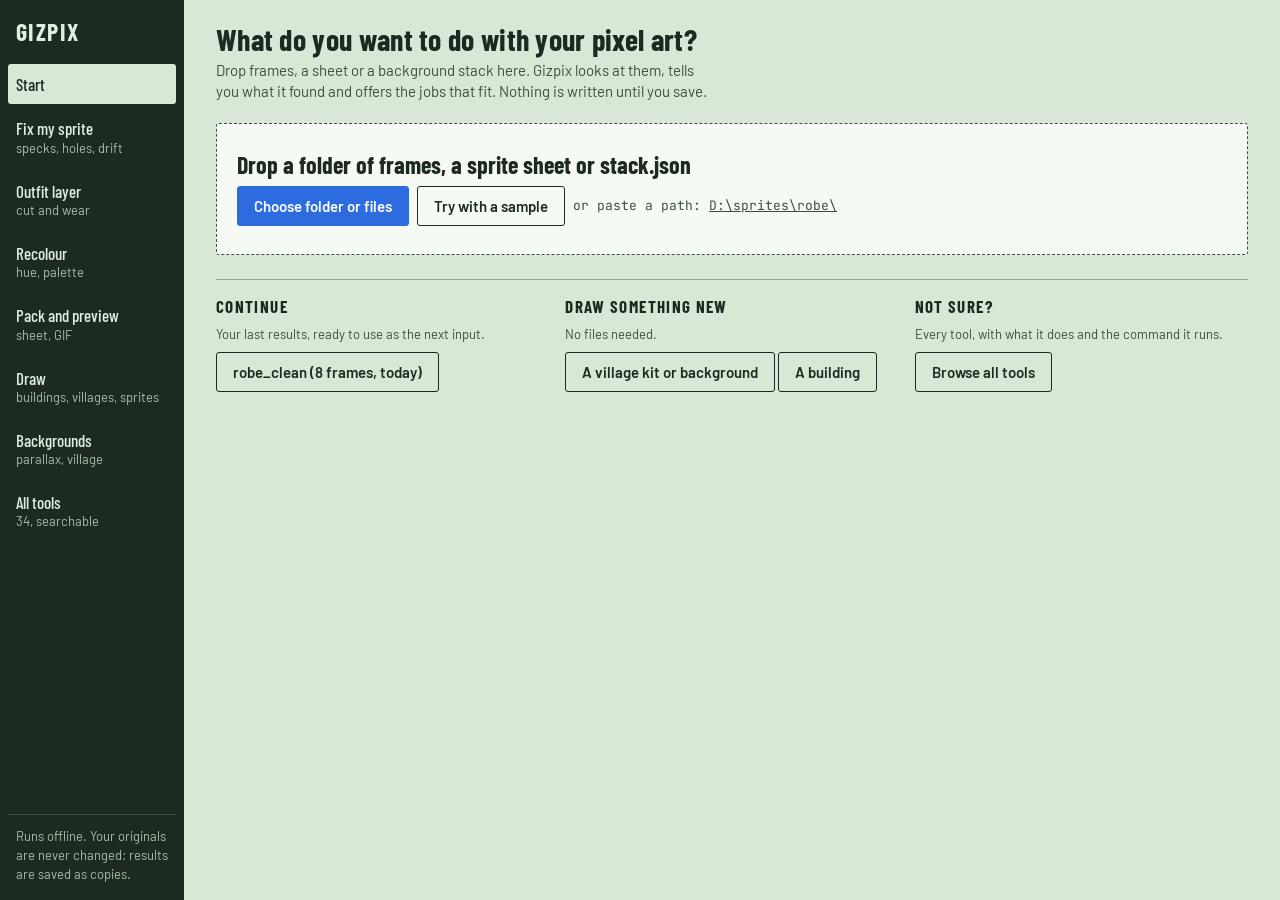
<file: ui/design_options/home-task-first.html>
<!doctype html>
<html lang="en">
<head>
<meta charset="utf-8">
<meta name="viewport" content="width=device-width, initial-scale=1">
<title>Gizpix home, task first (mockup)</title>
<link rel="stylesheet" href="../web/fonts.css">
<style>
:root{--sheet:#d9e8d6;--raised:#e8f1e5;--plate:#c3d6bf;--field:#f6faf4;--ink:#1c2a22;--soft:#3a4e41;--rule:#8fa690;--rail:#1c2a22;--rail-ink:#e3eee0;--rail-dim:#a9bfaa;--rail-hover:#2a3e32;--blue:#2d6cdf;--blue-deep:#1d54c0;--blue-wash:#c9dcf5;--red:#c4352a;--red-deep:#a42a20;--red-wash:#f3d9d4;color-scheme:light}
*{box-sizing:border-box}
body{margin:0;background:var(--sheet);color:var(--ink);font:400 .9375rem/1.45 Barlow,system-ui,sans-serif;display:grid;grid-template-columns:184px 1fr;min-height:100vh}
:focus-visible{outline:2px solid var(--blue);outline-offset:2px}
.rail{background:var(--rail);color:var(--rail-ink);padding:16px 8px;position:sticky;top:0;height:100vh;display:flex;flex-direction:column;gap:4px}
.mark{font:700 1.5rem/1 "Barlow Condensed",Arial Narrow,sans-serif;letter-spacing:.06em;text-transform:uppercase;padding:4px 8px 16px}
.rail button{all:unset;box-sizing:border-box;cursor:pointer;padding:10px 8px;border-radius:3px;font:500 1.0625rem/1.2 "Barlow Condensed",Arial Narrow,sans-serif;color:var(--rail-ink);display:block;width:100%}
.rail button:hover{background:var(--rail-hover)}
.rail button[aria-current=page]{background:var(--sheet);color:var(--ink)}
.rail button:focus-visible{outline:2px solid #9fc3ff;outline-offset:-2px}
.rail small{display:block;font:400 .8125rem/1.3 Barlow,sans-serif;color:var(--rail-dim);margin-top:1px}
.rail .sp{flex:1}.rail .off{border-top:1px solid #3a4e41;padding:12px 8px 0;font-size:.8125rem;color:var(--rail-dim)}
main{padding:24px 32px;max-width:1120px}
h1{font:700 1.875rem/1.05 "Barlow Condensed",Arial Narrow,sans-serif;letter-spacing:.01em;margin:0 0 4px}
.intro{margin:0 0 20px;max-width:62ch;color:var(--soft)}
h2{font:700 1.0625rem/1.2 "Barlow Condensed",Arial Narrow,sans-serif;letter-spacing:.08em;text-transform:uppercase;margin:0 0 8px}
.drop{border:1px dashed var(--soft);border-radius:3px;background:var(--field);padding:28px 20px;display:grid;gap:8px;justify-items:start}
.drop strong{font:700 1.5rem/1.1 "Barlow Condensed",Arial Narrow,sans-serif}
.drop .row{display:flex;gap:8px;flex-wrap:wrap;align-items:center}
.btn{font:600 .9375rem Barlow,sans-serif;height:40px;padding:0 16px;border:1px solid var(--ink);border-radius:3px;background:transparent;color:var(--ink);cursor:pointer}
.btn:hover{background:var(--ink);color:var(--sheet)}
.btn.primary{background:var(--blue);border-color:var(--blue);color:#fff}.btn.primary:hover{background:var(--blue-deep);border-color:var(--blue-deep)}
.path{font:400 .8125rem/1.4 "JetBrains Mono",ui-monospace,Consolas,monospace;color:var(--soft)}
.found{display:none;margin-top:16px}
body.has-files .found{display:block}body.has-files .drop{background:var(--raised);border-style:solid;border-color:var(--rule)}
.detect{display:flex;gap:16px;align-items:center;flex-wrap:wrap}
.thumbs{display:flex;gap:6px;background:var(--plate);padding:8px;border-radius:3px}
.thumbs i{display:block;width:48px;height:48px;background:var(--field);outline:1px solid var(--rule);image-rendering:pixelated;background-image:linear-gradient(45deg,#c3d6bf 25%,transparent 25%,transparent 75%,#c3d6bf 75%),linear-gradient(45deg,#c3d6bf 25%,transparent 25%,transparent 75%,#c3d6bf 75%);background-size:8px 8px;background-position:0 0,4px 4px}
.facts{font:500 .9375rem "JetBrains Mono",ui-monospace,Consolas,monospace}
.facts b{font-weight:500;color:var(--blue-deep)}
.cards{display:grid;grid-template-columns:repeat(auto-fill,minmax(230px,1fr));gap:12px;margin:8px 0 24px}
.card{background:var(--raised);border:1px solid var(--rule);border-radius:3px;padding:12px 16px;display:grid;gap:4px;text-align:left;cursor:pointer;font:inherit;color:inherit}
.card:hover{border-color:var(--ink)}.card.best{border-color:var(--blue);box-shadow:inset 0 2px 0 var(--blue)}
.card h3{margin:0;font:700 1.125rem/1.2 "Barlow Condensed",Arial Narrow,sans-serif}
.card p{margin:0;font-size:.8125rem;color:var(--soft)}
.card .cmd{font:400 .8125rem "JetBrains Mono",ui-monospace,Consolas,monospace;color:var(--soft)}
.tag{font:600 .8125rem "Barlow Condensed",Arial Narrow,sans-serif;letter-spacing:.06em;text-transform:uppercase;color:var(--blue-deep)}
.lanes{display:grid;grid-template-columns:repeat(auto-fit,minmax(260px,1fr));gap:16px;margin-top:24px;border-top:1px solid var(--rule);padding-top:16px}
.lanes p{margin:0 0 8px;color:var(--soft);font-size:.8125rem}
.view{display:none}.view.on{display:block}
table{width:100%;border-collapse:collapse;background:var(--raised);border:1px solid var(--rule);font-size:.9375rem}
th{font:700 .8125rem "Barlow Condensed",Arial Narrow,sans-serif;letter-spacing:.08em;text-transform:uppercase;text-align:left;background:var(--sheet);padding:8px 10px;border-bottom:1px solid var(--rule);color:var(--soft)}
td{padding:8px 10px;border-bottom:1px solid rgba(28,42,34,.22);vertical-align:top}
td.c{font:400 .8125rem "JetBrains Mono",ui-monospace,Consolas,monospace;color:var(--soft)}
input[type=search]{height:40px;width:min(420px,100%);padding:9px 11px;background:var(--field);border:1px solid var(--soft);border-radius:3px;font:inherit;margin-bottom:12px}
.stack{display:grid;grid-template-columns:200px 1fr;gap:0;background:var(--raised);border:1px solid var(--rule)}
.stack>div{padding:8px 10px;border-bottom:1px solid rgba(28,42,34,.22)}
.stack .h{background:var(--sheet);font:700 .8125rem "Barlow Condensed",Arial Narrow,sans-serif;letter-spacing:.08em;text-transform:uppercase;color:var(--soft)}
.mark-red{display:inline-block;border:2px solid var(--red);border-radius:999px;padding:1px 10px;color:var(--red-deep);font:600 .8125rem "Barlow Condensed",Arial Narrow,sans-serif}
.notice{background:var(--red-wash);border:1px solid var(--red);border-radius:3px;padding:12px 16px;margin:12px 0;font-size:.875rem;color:#5a1913}
.notice b{color:var(--red-deep);font:700 .9375rem "Barlow Condensed",Arial Narrow,sans-serif;letter-spacing:.04em;text-transform:uppercase;display:block}
.bar{position:sticky;bottom:0;background:var(--sheet);border-top:1px solid var(--rule);padding:12px 0;display:flex;gap:8px;flex-wrap:wrap;align-items:center;margin-top:16px}
.cmdblock{background:var(--ink);color:var(--rail-ink);font:400 .8125rem/1.55 "JetBrains Mono",ui-monospace,Consolas,monospace;padding:12px;border-radius:3px;margin-top:12px;overflow:auto}
@media (max-width:820px){body{grid-template-columns:1fr}.rail{position:static;height:auto;flex-direction:row;flex-wrap:wrap}.rail .sp,.rail .off,.rail small{display:none}.rail button{width:auto}main{padding:16px 12px}.stack{grid-template-columns:1fr}}
</style>
</head>
<body>
<nav class="rail" aria-label="Tasks">
  <div class="mark">Gizpix</div>
  <button data-view="home" aria-current="page">Start</button>
  <button data-view="fix">Fix my sprite<small>specks, holes, drift</small></button>
  <button data-view="fix">Outfit layer<small>cut and wear</small></button>
  <button data-view="fix">Recolour<small>hue, palette</small></button>
  <button data-view="fix">Pack and preview<small>sheet, GIF</small></button>
  <button data-view="fix">Draw<small>buildings, villages, sprites</small></button>
  <button data-view="bg">Backgrounds<small>parallax, village</small></button>
  <button data-view="all">All tools<small>34, searchable</small></button>
  <div class="sp"></div>
  <div class="off">Runs offline. Your originals are never changed: results are saved as copies.</div>
</nav>
<main>
<section class="view on" id="home" aria-labelledby="h-home">
  <h1 id="h-home">What do you want to do with your pixel art?</h1>
  <p class="intro">Drop frames, a sheet or a background stack here. Gizpix looks at them, tells you what it found and offers the jobs that fit. Nothing is written until you save.</p>
  <div class="drop" id="drop">
    <strong>Drop a folder of frames, a sprite sheet or stack.json</strong>
    <div class="row"><button class="btn primary" id="choose">Choose folder or files</button><button class="btn" id="sample">Try with a sample</button><span class="path">or paste a path: <u>D:\sprites\robe\</u></span></div>
  </div>
  <div class="found" id="found">
    <h2>Found</h2>
    <div class="detect"><div class="thumbs" aria-hidden="true"><i></i><i></i><i></i><i></i><i></i><i></i><i></i><i></i></div>
      <div class="facts"><b>8 frames</b> 64x64 · south-facing walk · 14 colours<br>3 frames have specks · 2 have pinholes</div></div>
    <h2 style="margin-top:20px">Jobs that fit</h2>
    <div class="cards">
      <button class="card best"><span class="tag">Suggested</span><h3>Fix my sprite</h3><p>Remove 11 specks and 4 pinholes. You see before and after at 3x, then save copies.</p><span class="cmd">speck_fix · fill_pinholes</span></button>
      <button class="card"><h3>Recolour all frames</h3><p>Shift hue or apply one palette so every frame stays consistent.</p><span class="cmd">hue_shift · apply_palette</span></button>
      <button class="card"><h3>Pack a sheet or GIF</h3><p>Line up, trim and pack 8 frames into one sheet and a looping GIF.</p><span class="cmd">align_frames · make_sheet</span></button>
      <button class="card"><h3>Cut an outfit layer</h3><p>Needs a second folder with the bare base. Choose it next.</p><span class="cmd">pix_layer cut</span></button>
    </div>
  </div>
  <div class="lanes">
    <div><h2>Continue</h2><p>Your last results, ready to use as the next input.</p><button class="btn">robe_clean (8 frames, today)</button></div>
    <div><h2>Draw something new</h2><p>No files needed.</p><button class="btn" data-view="bg">A village kit or background</button> <button class="btn" data-view="fix">A building</button></div>
    <div><h2>Not sure?</h2><p>Every tool, with what it does and the command it runs.</p><button class="btn" data-view="all">Browse all tools</button></div>
  </div>
</section>

<section class="view" id="fix"><h1>Fix my sprite</h1><p class="intro">Same job screen as today (load line, three previews, exposure sheet, Save), now reached from the task rail. This mockup shows only the start screen, the all-tools list and Backgrounds.</p><button class="btn" data-view="home">Back to Start</button></section>

<section class="view" id="all" aria-labelledby="h-all">
  <h1 id="h-all">All tools</h1><p class="intro">Every Gizpix tool by task. Pick one to run it here; the command is always shown so you can copy it.</p>
  <input type="search" id="q" placeholder="Search: seam, recolour, sheet, village" aria-label="Search tools">
  <table><thead><tr><th>Task</th><th>Tool</th><th>What it does</th><th>Writes</th><th></th></tr></thead><tbody id="tb"></tbody></table>
</section>

<section class="view" id="bg" aria-labelledby="h-bg">
  <h1 id="h-bg">Backgrounds</h1><p class="intro">Layers back to front, each with its speed and loop. Preview the stack moving, check it, then export for your engine.</p>
  <div class="detect" style="margin-bottom:12px"><button class="btn">Open stack.json</button><button class="btn">Draw a preset</button><button class="btn primary">Draw the village (48 s loop)</button></div>
  <div class="stack" role="table" aria-label="Layer stack">
    <div class="h">Layer</div><div class="h">Speed · loop · check</div>
    <div>foreground</div><div class="facts">4 px/frame · loops 360 f · <b>seam ok</b></div>
    <div>walkers_l / walkers_r</div><div class="facts">2.5 / 1.5 px/frame · 8 walk frames · <b>ok</b></div>
    <div>street</div><div class="facts">2 px/frame · loops 720 f · <b>ok</b></div>
    <div>orchard</div><div class="facts">1 px/frame · loops 1440 f · <b>ok</b></div>
    <div>mountains</div><div class="facts">0.25 px/frame · loops 2880 f · <span class="mark-red">Needs a look</span> seam rank 0.36</div>
    <div>clouds, sun, sky</div><div class="facts">0.125 / 0 / 0 · <b>ok</b></div>
  </div>
  <div class="notice"><b>Honest limit</b>Whole loop: 2880 frames (48 s). Flags are advice; the engine is the judge. LDtk export has not been opened in LDtk.</div>
  <div class="bar"><span class="tag">Export</span><button class="btn primary">Godot 4</button><button class="btn">Tiled</button><button class="btn">Phaser</button><button class="btn">CSS</button><button class="btn">LDtk</button><span class="path">pix_parallax export stack.json --godot out/ --mode camera</span></div>
  <div class="cmdblock">python gizpix.py pix_parallax check village/stack.json --strict</div>
</section>
</main>
<script>
const tools=[["Fix","speck_fix","Remove stray pixels","copy"],["Fix","fill_pinholes","Fill single-pixel holes","copy"],["Layers","pix_layer","Cut an outfit layer from base and outfit frames","copy"],["Prep","pix_snap","Turn an off-grid image back into real pixels","copy"],["Check","pixel_lint","Numbers for specks, thick lines, blur","nothing"],["Check","palette_diff","Colour drift between frames","nothing"],["Color","hue_shift","Shift hue across frames","copy"],["Color","apply_palette","One palette for every frame","copy"],["Sheets","align_frames","Line frames up","copy"],["Sheets","make_sheet","Pack frames into a sheet","new file"],["Draw","pixdraw","Draw buildings from parameters","new files"],["Draw","pixart","Draw any pixel art from code","new files"],["Draw","pix_village","Village kit (63 sprites) and a 48 s village stack","new files"],["Backgrounds","pix_parallax","Check, preview, export and draw parallax stacks","new files"]];
const tb=document.getElementById('tb');
function fill(f){tb.innerHTML=tools.filter(t=>t.join(' ').toLowerCase().includes(f)).map(t=>`<tr><td>${t[0]}</td><td><b>${t[1]}</b></td><td>${t[2]}</td><td class="c">${t[3]}</td><td><button class="btn">Open</button></td></tr>`).join('')}
fill('');document.getElementById('q').addEventListener('input',e=>fill(e.target.value.toLowerCase()));
function show(v){document.querySelectorAll('.view').forEach(s=>s.classList.toggle('on',s.id===v));document.querySelectorAll('.rail button').forEach(b=>b.removeAttribute('aria-current'));const b=document.querySelector(`.rail button[data-view="${v}"]`);if(b)b.setAttribute('aria-current','page')}
document.querySelectorAll('[data-view]').forEach(b=>b.addEventListener('click',()=>show(b.dataset.view)));
['choose','sample'].forEach(id=>document.getElementById(id).addEventListener('click',()=>document.body.classList.add("has-files")));
</script>
</body>
</html>
</file>
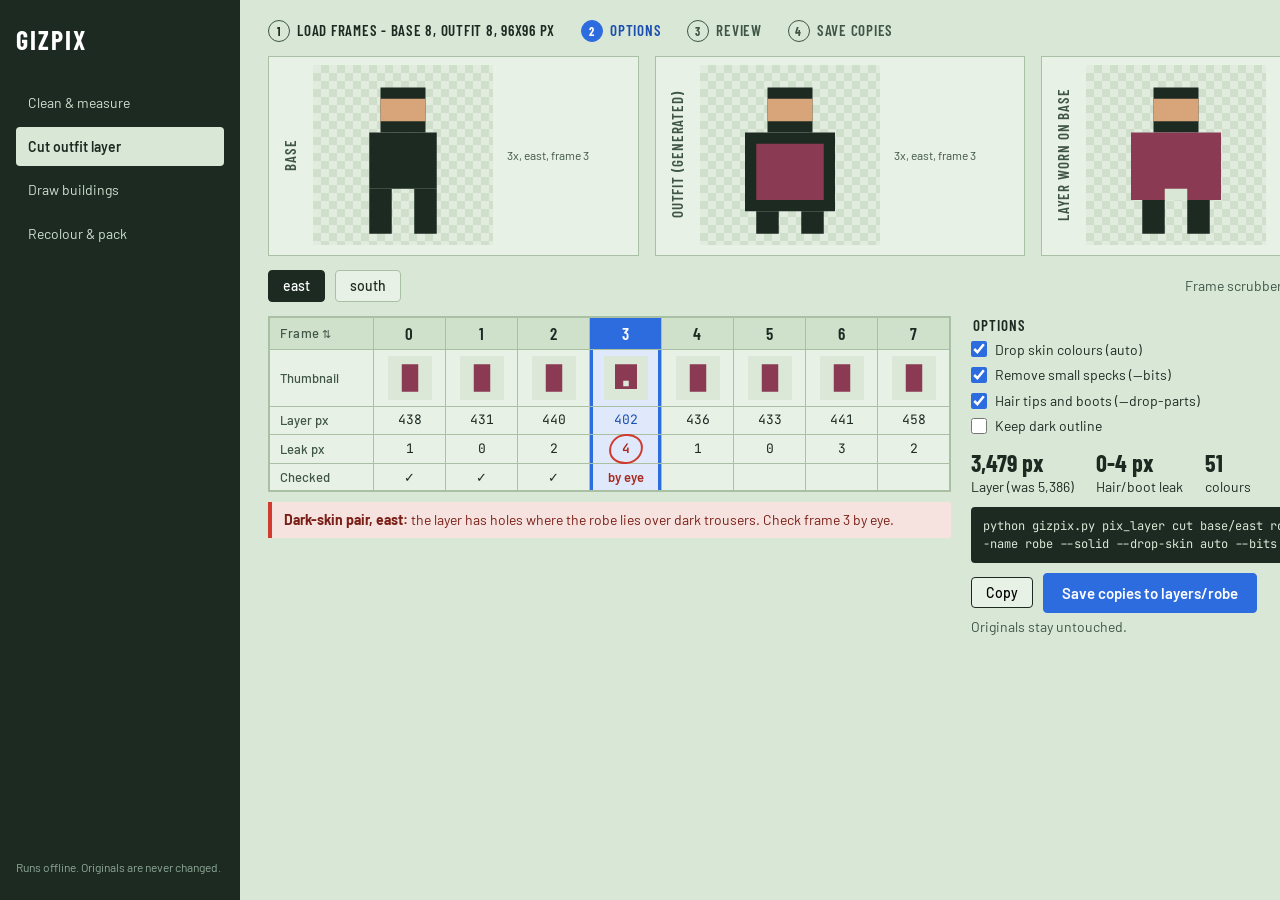
<file: ui/design_options/model-pick.html>
<!doctype html>
<html lang="en"><head><meta charset="utf-8"><title>Gizpix - Cut outfit layer</title>
<!-- SIGNATURE MOVE: the 8 frames (0-7) run as COLUMNS of an exposure sheet: frame number head, thumbnail, rows Layer px / Leak px / Checked; frame 3 highlighted in blue pencil, problem frame circled in red pencil. -->
<link href="https://fonts.googleapis.com/css2?family=Barlow+Condensed:wght@500;600;700&family=Barlow:wght@400;500;600&family=JetBrains+Mono:wght@400;500&display=swap" rel="stylesheet">
<style>
:root{--sheet:#d9e8d6;--paper:#e8f1e5;--rail:#1c2a22;--ink:#1c2a22;--red:#d03b2f;--blue:#2d6cdf;--line:#a9c0a4;--mut:#3f5547}
*{box-sizing:border-box;margin:0}
body{width:1440px;height:900px;overflow:hidden;font:14px/1.4 Barlow,sans-serif;color:var(--ink);background:var(--sheet);display:grid;grid-template-columns:240px 1fr}
.num,th,.cond{font-family:'Barlow Condensed',sans-serif;letter-spacing:.04em}
code,.mono{font-family:'JetBrains Mono',monospace}
aside{background:var(--rail);color:#cfe0cf;padding:24px 16px;display:flex;flex-direction:column}
aside h1{font:700 26px 'Barlow Condensed';color:#fff;letter-spacing:.08em;margin-bottom:28px}
aside a{display:block;padding:10px 12px;border-radius:4px;margin-bottom:4px;color:#cfe0cf}
aside a.on{background:#d9e8d6;color:var(--ink);font-weight:600}
aside small{margin-top:auto;color:#8fa896;font-size:12px}
main{padding:20px 28px;display:grid;grid-template-rows:auto auto auto 1fr;gap:14px;min-width:0}
ol{display:flex;gap:26px;list-style:none;padding:0;font:600 15px 'Barlow Condensed';letter-spacing:.05em;text-transform:uppercase;color:var(--mut)}
ol li b{display:inline-grid;place-items:center;width:22px;height:22px;border:1.5px solid var(--mut);border-radius:50%;margin-right:7px;font-size:12px}
ol .done{color:var(--ink)}ol .cur{color:#1b4fb0}ol .cur b{background:var(--blue);border-color:var(--blue);color:#fff}
.prev{display:grid;grid-template-columns:repeat(3,1fr);gap:16px}
.card{background:var(--paper);border:1px solid var(--line);padding:8px 12px 10px;display:flex;align-items:center;gap:14px}
.card h3{font:600 15px 'Barlow Condensed';letter-spacing:.06em;text-transform:uppercase;writing-mode:vertical-rl;transform:rotate(180deg);color:var(--mut)}
.card svg{width:180px;height:180px;image-rendering:pixelated;background:repeating-conic-gradient(#cfdfcb 0 25%,#e1ecde 0 50%) 0 0/16px 16px}
.card .n{font-size:12px;color:var(--mut)}
.row{display:flex;gap:10px;align-items:center}
.tab{padding:5px 14px;border:1px solid var(--line);background:var(--paper);border-radius:4px;font-weight:500}
.tab.on{background:var(--ink);color:#fff;border-color:var(--ink)}
.sheet{background:var(--paper);border:1px solid var(--line);margin-left:0}
table{border-collapse:collapse;width:100%;table-layout:fixed}
th,td{border:1px solid var(--line);text-align:center;padding:4px 2px;font-size:13px}
th{background:#cfe0cb;font-weight:600;font-size:17px;cursor:pointer}
th.rh,td.rh{width:104px;text-align:left;padding-left:10px;font:500 13px Barlow;color:var(--mut)}
th.rh::after{content:" \21C5";font-size:11px}
td svg{width:44px;height:44px;image-rendering:pixelated;background:#dbe8d8;display:block;margin:2px auto}
td.sel,th.sel{background:#dfe9fb;box-shadow:inset 3px 0 0 var(--blue),inset -3px 0 0 var(--blue);color:#1b4fb0}
th.sel{background:var(--blue);color:#fff}
.mono{font-size:13px}
.circ{display:inline-block;position:relative;padding:1px 10px;color:#a82a1f;font-weight:600}
.circ::after{content:"";position:absolute;inset:-5px -3px;border:2px solid var(--red);border-radius:50% 46% 52% 48%/55% 45% 55% 45%;transform:rotate(-3deg)}
th.bad{color:var(--red)}
.bottom{display:grid;grid-template-columns:1fr 1fr;gap:20px;align-content:start}
fieldset{border:0;padding:0;display:grid;gap:6px}
legend{font:600 15px 'Barlow Condensed';letter-spacing:.06em;text-transform:uppercase;margin-bottom:6px}
label{display:flex;gap:8px;align-items:center}
input[type=checkbox]{width:16px;height:16px;accent-color:var(--blue)}
.warn{border-left:4px solid var(--red);background:#f6e3df;padding:8px 12px;margin-top:8px;color:#7a1f17}
.stats{display:flex;gap:22px;margin:0 0 10px}
.stats b{font:700 24px 'Barlow Condensed'}
.cmd{background:var(--rail);color:#d9e8d6;padding:10px 12px;border-radius:4px;font-size:12px;line-height:1.5;word-break:break-all}
.btn{border:1px solid var(--ink);background:var(--paper);padding:6px 14px;border-radius:4px;font:500 14px Barlow}
.btn.p{background:var(--blue);border-color:var(--blue);color:#fff;font-weight:600;padding:10px 18px;font-size:15px}
</style></head><body>
<aside><h1>GIZPIX</h1>
<a>Clean &amp; measure</a><a class="on">Cut outfit layer</a><a>Draw buildings</a><a>Recolour &amp; pack</a>
<small>Runs offline. Originals are never changed.</small></aside>
<main>
<ol><li class="done"><b>1</b>Load frames - Base 8, Outfit 8, 96x96 px</li><li class="cur"><b>2</b>Options</li><li><b>3</b>Review</li><li><b>4</b>Save copies</li></ol>
<div class="prev">
<div class="card"><h3>Base</h3><svg viewBox="0 0 16 16"><g fill="#1c2a22"><rect x="6" y="2" width="4" height="4"/><rect x="5" y="6" width="6" height="5"/><rect x="5" y="11" width="2" height="4"/><rect x="9" y="11" width="2" height="4"/></g><rect x="6" y="3" width="4" height="2" fill="#d8a47a"/></svg><span class="n">3x, east, frame 3</span></div>
<div class="card"><h3>Outfit (generated)</h3><svg viewBox="0 0 16 16"><g fill="#1c2a22"><rect x="6" y="2" width="4" height="4"/><rect x="4" y="6" width="8" height="7"/><rect x="5" y="13" width="2" height="2"/><rect x="9" y="13" width="2" height="2"/></g><rect x="6" y="3" width="4" height="2" fill="#d8a47a"/><rect x="5" y="7" width="6" height="5" fill="#8a3a52"/></svg><span class="n">3x, east, frame 3</span></div>
<div class="card"><h3>Layer worn on base</h3><svg viewBox="0 0 16 16"><g fill="#1c2a22"><rect x="6" y="2" width="4" height="4"/><rect x="5" y="11" width="2" height="4"/><rect x="9" y="11" width="2" height="4"/></g><rect x="6" y="3" width="4" height="2" fill="#d8a47a"/><rect x="4" y="6" width="8" height="6" fill="#8a3a52"/><rect x="7" y="11" width="2" height="1" fill="#d9e8d6"/></svg><span class="n">3x, east, frame 3</span></div>
</div>
<div class="row"><span class="tab on">east</span><span class="tab">south</span><span style="margin-left:auto;color:var(--mut)">Frame scrubber 0-7, frame 3 selected</span></div>
<div class="bottom" style="grid-template-columns:1.55fr 1fr">
<div>
<div class="sheet"><table>
<tr><th class="rh">Frame</th><th>0</th><th>1</th><th>2</th><th class="sel">3</th><th>4</th><th>5</th><th>6</th><th>7</th></tr>
<tr><td class="rh">Thumbnail</td>
<td><svg viewBox="0 0 16 16"><rect x="5" y="3" width="6" height="10" fill="#8a3a52"/></svg></td><td><svg viewBox="0 0 16 16"><rect x="5" y="3" width="6" height="10" fill="#8a3a52"/></svg></td><td><svg viewBox="0 0 16 16"><rect x="5" y="3" width="6" height="10" fill="#8a3a52"/></svg></td><td class="sel"><svg viewBox="0 0 16 16"><rect x="4" y="3" width="8" height="9" fill="#8a3a52"/><rect x="7" y="9" width="2" height="2" fill="#dbe8d8"/></svg></td><td><svg viewBox="0 0 16 16"><rect x="5" y="3" width="6" height="10" fill="#8a3a52"/></svg></td><td><svg viewBox="0 0 16 16"><rect x="5" y="3" width="6" height="10" fill="#8a3a52"/></svg></td><td><svg viewBox="0 0 16 16"><rect x="5" y="3" width="6" height="10" fill="#8a3a52"/></svg></td><td><svg viewBox="0 0 16 16"><rect x="5" y="3" width="6" height="10" fill="#8a3a52"/></svg></td></tr>
<tr><td class="rh">Layer px</td><td class="mono">438</td><td class="mono">431</td><td class="mono">440</td><td class="mono sel">402</td><td class="mono">436</td><td class="mono">433</td><td class="mono">441</td><td class="mono">458</td></tr>
<tr><td class="rh">Leak px</td><td class="mono">1</td><td class="mono">0</td><td class="mono">2</td><td class="mono sel"><span class="circ">4</span></td><td class="mono">1</td><td class="mono">0</td><td class="mono">3</td><td class="mono">2</td></tr>
<tr><td class="rh">Checked</td><td>&#10003;</td><td>&#10003;</td><td>&#10003;</td><td class="sel" style="color:#a82a1f;font-weight:600">by eye</td><td></td><td></td><td></td><td></td></tr>
</table></div>
<div class="warn" style="margin-top:10px"><b>Dark-skin pair, east:</b> the layer has holes where the robe lies over dark trousers. Check frame 3 by eye.</div>
</div>
<div>
<fieldset><legend>Options</legend>
<label><input type="checkbox" checked> Drop skin colours (auto)</label>
<label><input type="checkbox" checked> Remove small specks (--bits)</label>
<label><input type="checkbox" checked> Hair tips and boots (--drop-parts)</label>
<label><input type="checkbox"> Keep dark outline</label></fieldset>
<div class="stats" style="margin-top:12px"><div><b>3,479 px</b><br><span class="n">Layer (was 5,386)</span></div><div><b>0-4 px</b><br><span class="n">Hair/boot leak</span></div><div><b>51</b><br><span class="n">colours</span></div></div>
<div class="cmd mono">python gizpix.py pix_layer cut base/east robe/east layers --name robe --solid --drop-skin auto --bits --drop-parts</div>
<div class="row" style="margin-top:10px"><button class="btn">Copy</button><button class="btn p">Save copies to layers/robe</button></div>
<div style="margin-top:4px;color:var(--mut)">Originals stay untouched.</div>
</div></div>
</main></body></html>
</file>
<file: ui/web/fonts.css>
/* Barlow, Barlow Condensed and JetBrains Mono: SIL Open Font License 1.1, self-hosted so the UI never contacts the network */
@font-face{font-family:'Barlow';font-style:normal;font-weight:400;font-display:swap;src:url(fonts/Barlow-400-latin-ext.woff2) format('woff2');unicode-range:U+0100-02BA, U+02BD-02C5, U+02C7-02CC, U+02CE-02D7, U+02DD-02FF, U+0304, U+0308, U+0329, U+1D00-1DBF, U+1E00-1E9F, U+1EF2-1EFF, U+2020, U+20A0-20AB, U+20AD-20C4, U+2113, U+2C60-2C7F, U+A720-A7FF}
@font-face{font-family:'Barlow';font-style:normal;font-weight:400;font-display:swap;src:url(fonts/Barlow-400-latin.woff2) format('woff2');unicode-range:U+0000-00FF, U+0131, U+0152-0153, U+02BB-02BC, U+02C6, U+02DA, U+02DC, U+0304, U+0308, U+0329, U+2000-206F, U+20AC, U+2122, U+2191, U+2193, U+2212, U+2215, U+FEFF, U+FFFD}
@font-face{font-family:'Barlow';font-style:normal;font-weight:500;font-display:swap;src:url(fonts/Barlow-500-latin-ext.woff2) format('woff2');unicode-range:U+0100-02BA, U+02BD-02C5, U+02C7-02CC, U+02CE-02D7, U+02DD-02FF, U+0304, U+0308, U+0329, U+1D00-1DBF, U+1E00-1E9F, U+1EF2-1EFF, U+2020, U+20A0-20AB, U+20AD-20C4, U+2113, U+2C60-2C7F, U+A720-A7FF}
@font-face{font-family:'Barlow';font-style:normal;font-weight:500;font-display:swap;src:url(fonts/Barlow-500-latin.woff2) format('woff2');unicode-range:U+0000-00FF, U+0131, U+0152-0153, U+02BB-02BC, U+02C6, U+02DA, U+02DC, U+0304, U+0308, U+0329, U+2000-206F, U+20AC, U+2122, U+2191, U+2193, U+2212, U+2215, U+FEFF, U+FFFD}
@font-face{font-family:'Barlow';font-style:normal;font-weight:600;font-display:swap;src:url(fonts/Barlow-600-latin-ext.woff2) format('woff2');unicode-range:U+0100-02BA, U+02BD-02C5, U+02C7-02CC, U+02CE-02D7, U+02DD-02FF, U+0304, U+0308, U+0329, U+1D00-1DBF, U+1E00-1E9F, U+1EF2-1EFF, U+2020, U+20A0-20AB, U+20AD-20C4, U+2113, U+2C60-2C7F, U+A720-A7FF}
@font-face{font-family:'Barlow';font-style:normal;font-weight:600;font-display:swap;src:url(fonts/Barlow-600-latin.woff2) format('woff2');unicode-range:U+0000-00FF, U+0131, U+0152-0153, U+02BB-02BC, U+02C6, U+02DA, U+02DC, U+0304, U+0308, U+0329, U+2000-206F, U+20AC, U+2122, U+2191, U+2193, U+2212, U+2215, U+FEFF, U+FFFD}
@font-face{font-family:'Barlow Condensed';font-style:normal;font-weight:500;font-display:swap;src:url(fonts/BarlowCondensed-500-latin-ext.woff2) format('woff2');unicode-range:U+0100-02BA, U+02BD-02C5, U+02C7-02CC, U+02CE-02D7, U+02DD-02FF, U+0304, U+0308, U+0329, U+1D00-1DBF, U+1E00-1E9F, U+1EF2-1EFF, U+2020, U+20A0-20AB, U+20AD-20C4, U+2113, U+2C60-2C7F, U+A720-A7FF}
@font-face{font-family:'Barlow Condensed';font-style:normal;font-weight:500;font-display:swap;src:url(fonts/BarlowCondensed-500-latin.woff2) format('woff2');unicode-range:U+0000-00FF, U+0131, U+0152-0153, U+02BB-02BC, U+02C6, U+02DA, U+02DC, U+0304, U+0308, U+0329, U+2000-206F, U+20AC, U+2122, U+2191, U+2193, U+2212, U+2215, U+FEFF, U+FFFD}
@font-face{font-family:'Barlow Condensed';font-style:normal;font-weight:600;font-display:swap;src:url(fonts/BarlowCondensed-600-latin-ext.woff2) format('woff2');unicode-range:U+0100-02BA, U+02BD-02C5, U+02C7-02CC, U+02CE-02D7, U+02DD-02FF, U+0304, U+0308, U+0329, U+1D00-1DBF, U+1E00-1E9F, U+1EF2-1EFF, U+2020, U+20A0-20AB, U+20AD-20C4, U+2113, U+2C60-2C7F, U+A720-A7FF}
@font-face{font-family:'Barlow Condensed';font-style:normal;font-weight:600;font-display:swap;src:url(fonts/BarlowCondensed-600-latin.woff2) format('woff2');unicode-range:U+0000-00FF, U+0131, U+0152-0153, U+02BB-02BC, U+02C6, U+02DA, U+02DC, U+0304, U+0308, U+0329, U+2000-206F, U+20AC, U+2122, U+2191, U+2193, U+2212, U+2215, U+FEFF, U+FFFD}
@font-face{font-family:'Barlow Condensed';font-style:normal;font-weight:700;font-display:swap;src:url(fonts/BarlowCondensed-700-latin-ext.woff2) format('woff2');unicode-range:U+0100-02BA, U+02BD-02C5, U+02C7-02CC, U+02CE-02D7, U+02DD-02FF, U+0304, U+0308, U+0329, U+1D00-1DBF, U+1E00-1E9F, U+1EF2-1EFF, U+2020, U+20A0-20AB, U+20AD-20C4, U+2113, U+2C60-2C7F, U+A720-A7FF}
@font-face{font-family:'Barlow Condensed';font-style:normal;font-weight:700;font-display:swap;src:url(fonts/BarlowCondensed-700-latin.woff2) format('woff2');unicode-range:U+0000-00FF, U+0131, U+0152-0153, U+02BB-02BC, U+02C6, U+02DA, U+02DC, U+0304, U+0308, U+0329, U+2000-206F, U+20AC, U+2122, U+2191, U+2193, U+2212, U+2215, U+FEFF, U+FFFD}
@font-face{font-family:'JetBrains Mono';font-style:normal;font-weight:400;font-display:swap;src:url(fonts/JetBrainsMono-400-latin-ext.woff2) format('woff2');unicode-range:U+0100-02BA, U+02BD-02C5, U+02C7-02CC, U+02CE-02D7, U+02DD-02FF, U+0304, U+0308, U+0329, U+1D00-1DBF, U+1E00-1E9F, U+1EF2-1EFF, U+2020, U+20A0-20AB, U+20AD-20C4, U+2113, U+2C60-2C7F, U+A720-A7FF}
@font-face{font-family:'JetBrains Mono';font-style:normal;font-weight:400;font-display:swap;src:url(fonts/JetBrainsMono-400-latin.woff2) format('woff2');unicode-range:U+0000-00FF, U+0131, U+0152-0153, U+02BB-02BC, U+02C6, U+02DA, U+02DC, U+0304, U+0308, U+0329, U+2000-206F, U+20AC, U+2122, U+2191, U+2193, U+2212, U+2215, U+FEFF, U+FFFD}
@font-face{font-family:'JetBrains Mono';font-style:normal;font-weight:500;font-display:swap;src:url(fonts/JetBrainsMono-500-latin-ext.woff2) format('woff2');unicode-range:U+0100-02BA, U+02BD-02C5, U+02C7-02CC, U+02CE-02D7, U+02DD-02FF, U+0304, U+0308, U+0329, U+1D00-1DBF, U+1E00-1E9F, U+1EF2-1EFF, U+2020, U+20A0-20AB, U+20AD-20C4, U+2113, U+2C60-2C7F, U+A720-A7FF}
@font-face{font-family:'JetBrains Mono';font-style:normal;font-weight:500;font-display:swap;src:url(fonts/JetBrainsMono-500-latin.woff2) format('woff2');unicode-range:U+0000-00FF, U+0131, U+0152-0153, U+02BB-02BC, U+02C6, U+02DA, U+02DC, U+0304, U+0308, U+0329, U+2000-206F, U+20AC, U+2122, U+2191, U+2193, U+2212, U+2215, U+FEFF, U+FFFD}
</file>
